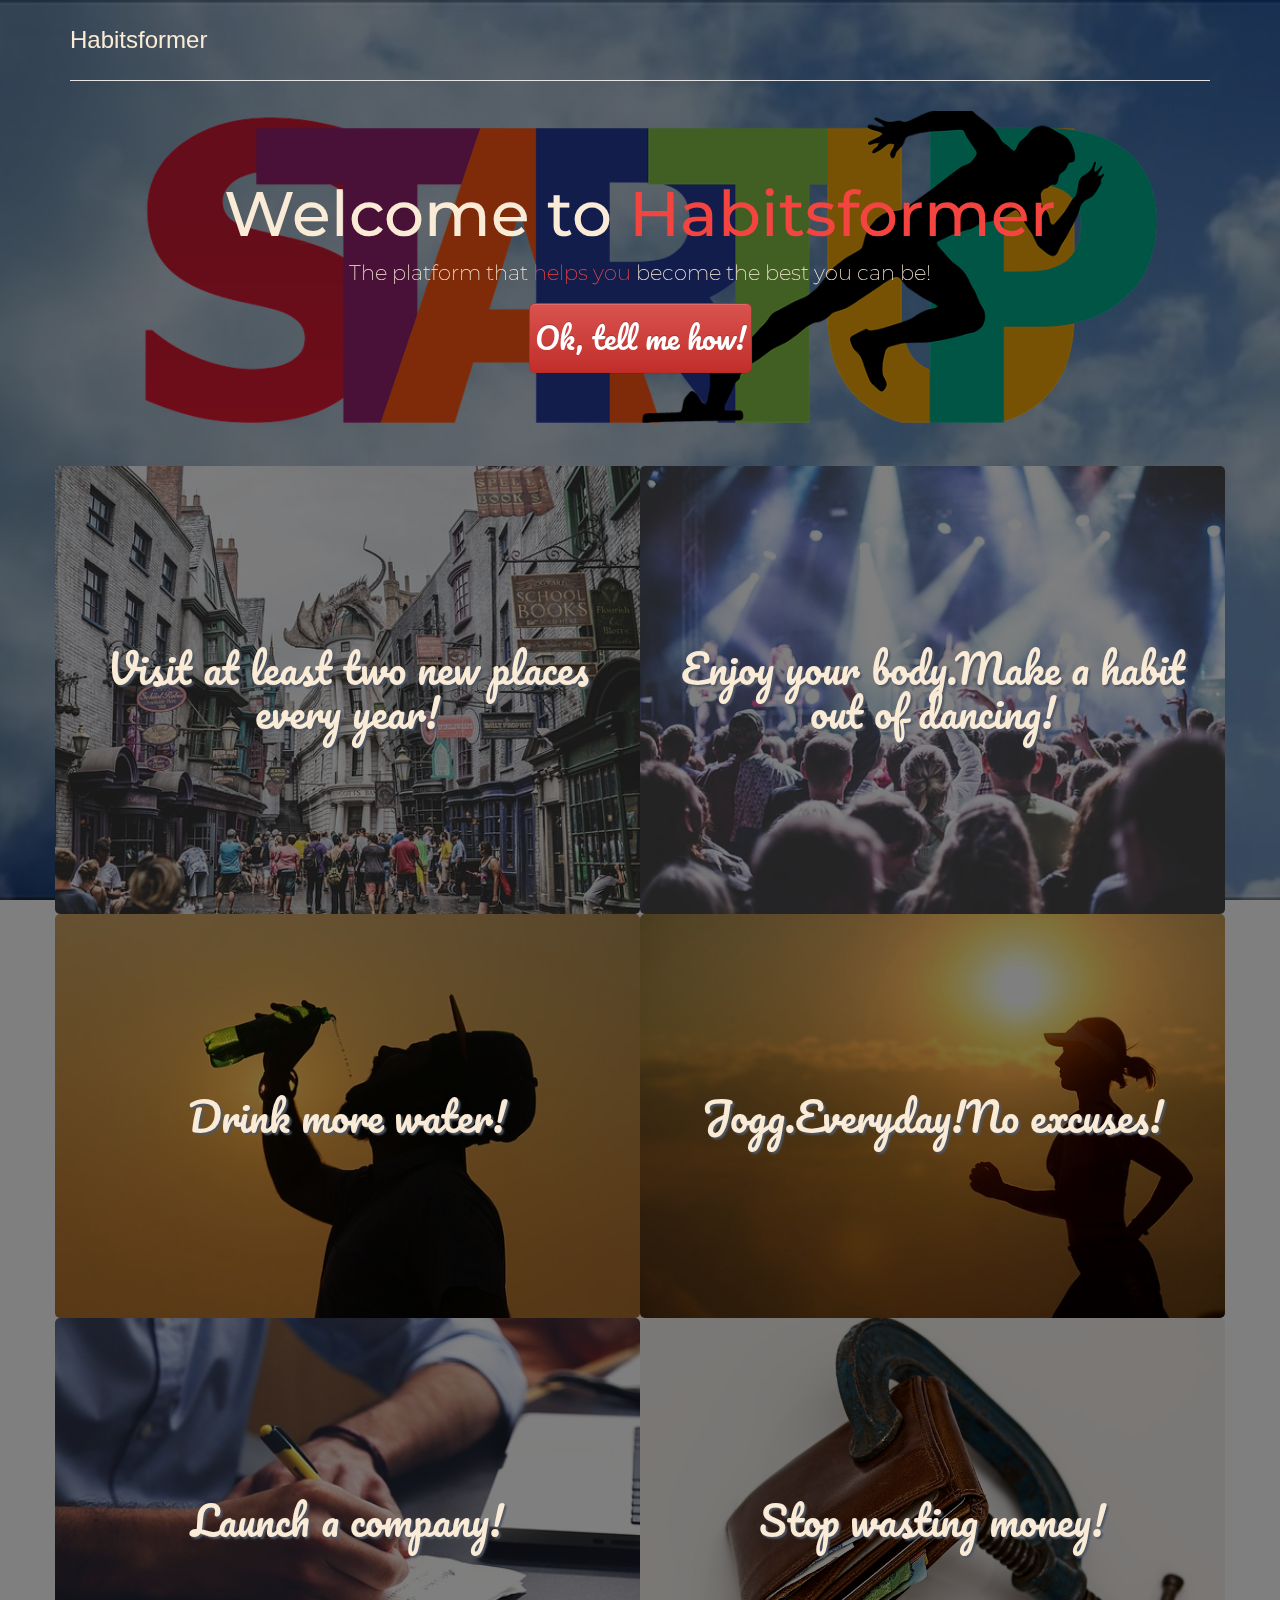
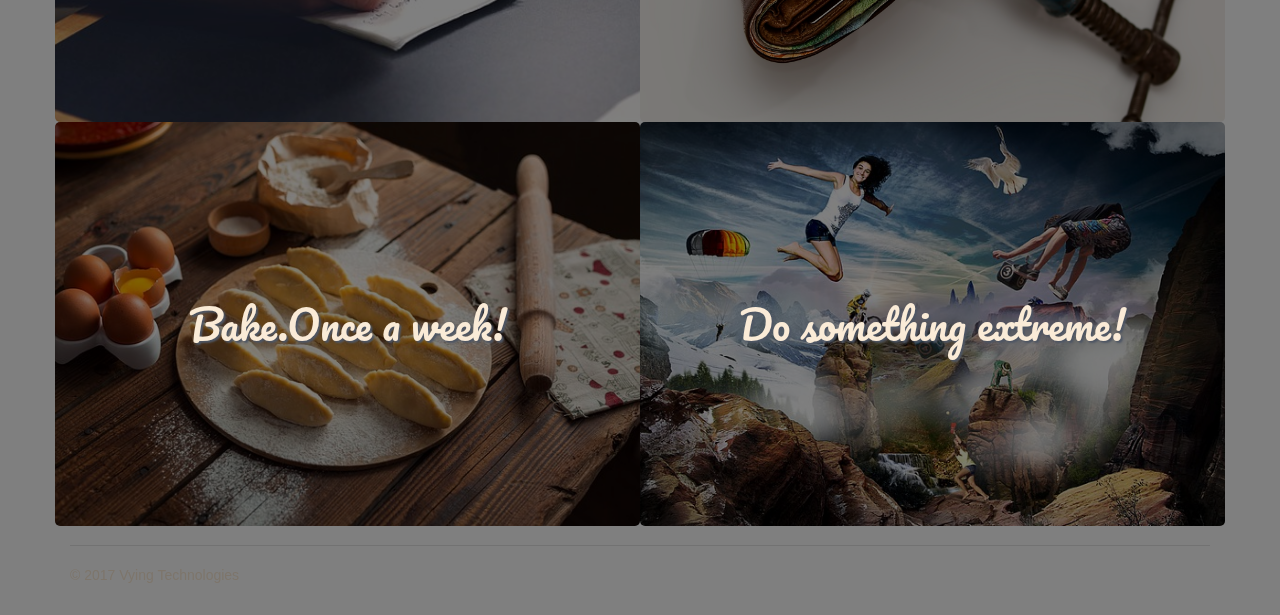
<file: index.html>
<!doctype html>
<html>
<head>
    <title>Habitsformer</title>
    <meta charset="utf-8">
    <meta http-equiv="X-UA-Compatible" content="IE=edge">
    <meta name="viewport" content="width=device-width, initial-scale=1">
    <meta http-equiv="Content-Type" content="text/html;charset=ISO-8859-1">
    <meta name="description" content="This could be the day when you stop that self-distructive thing that you do.Form new,good habits"/>
    <!-- Latest compiled and minified CSS -->
    <link rel="stylesheet" href="Plugins/bootstrap/dist/css/bootstrap.min.css">
    <!-- Optional theme -->
    <link rel="stylesheet"  href="Plugins/bootstrap/dist/css/bootstrap-theme.min.css">
   <!-- Latest compiled and minified JavaScript -->
    <link href="https://fonts.googleapis.com/css?family=Roboto" rel="stylesheet" type="text/css">
    <link href="https://fonts.googleapis.com/css?family=Pacifico" rel="stylesheet">
    <link href="https://fonts.googleapis.com/css?family=Montserrat:600" rel="stylesheet">
    <link href="https://fonts.googleapis.com/css?family=Josefin+Sans:300i" rel="stylesheet">
    <link rel="stylesheet" type="text/css" href="Plugins/sweetalert-master/dist/sweetalert.css">
    <link href="https://cdnjs.cloudflare.com/ajax/libs/normalize/6.0.0/normalize.css">
    <link rel="stylesheet" href="CSS/login.css">
    <link rel="stylesheet" href="CSS/ie10-viewport-bug-workaround.css">
    <!--fav-->
    <link rel="shortcut icon" href="faviconit/favicon.ico">
    <link rel="icon" sizes="16x16 32x32 64x64" href="faviconit/favicon.ico">
    <link rel="icon" type="image/png" sizes="196x196" href="faviconit/favicon-192.png">
    <link rel="icon" type="image/png" sizes="160x160" href="faviconit/favicon-160.png">
    <link rel="icon" type="image/png" sizes="96x96" href="faviconit/favicon-96.png">
    <link rel="icon" type="image/png" sizes="64x64" href="faviconit/favicon-64.png">
    <link rel="icon" type="image/png" sizes="32x32" href="faviconit/favicon-32.png">
    <link rel="icon" type="image/png" sizes="16x16" href="faviconit/favicon-16.png">
    <link rel="apple-touch-icon" href="faviconit/favicon-57.png">
    <link rel="apple-touch-icon" sizes="114x114" href="faviconit/favicon-114.png">
    <link rel="apple-touch-icon" sizes="72x72" href="faviconit/favicon-72.png">
    <link rel="apple-touch-icon" sizes="144x144" href="faviconit/favicon-144.png">
    <link rel="apple-touch-icon" sizes="60x60" href="faviconit/favicon-60.png">
    <link rel="apple-touch-icon" sizes="120x120" href="faviconit/favicon-120.png">
    <link rel="apple-touch-icon" sizes="76x76" href="faviconit/favicon-76.png">
    <link rel="apple-touch-icon" sizes="152x152" href="faviconit/favicon-152.png">
    <link rel="apple-touch-icon" sizes="180x180" href="faviconit/favicon-180.png">
    <meta name="msapplication-TileColor" content="#FFFFFF">
    <meta name="msapplication-TileImage" content="/favicon-144.png">
    <meta name="msapplication-config" content="/browserconfig.xml">
</head>
<body ng-app="HabitsFormer" ng-controller="LoginController">

<div class="overlay" id="overlay"></div><!--ends overlay-->

    <div id="loginContainer" class="container" style="width:100%;height:100%;position:fixed;margin-top: 20vh;padding: 0;">
        <div class="row">
            <div class="col-lg-4 col-lg-offset-4 col-sm-5 col-sm-offset-4">

                <div class="panel panel-info hidden">
                    <div class="panel-heading">
                        <form action="">
                            <div class="form-group hidden" style="font-family: 'Josefin Sans', sans-serif;">
                                <label for="user-email" class="control-label" style="color:#3C697E;">Your email</label>
                                <div class="input-group">
                                    <span class="input-group-addon"><i class="glyphicon glyphicon-envelope"></i></span>
                                    <input type="text"  class="form-control" id="user-email" placeholder="Enter your email" ng-model="email" style="width:100%;">
                                </div>
                            </div><!--ends from-group-->

                            <div class="form-group hidden" style="font-family: 'Josefin Sans', sans-serif;">
                                <label for="password" class="control-label" style="color:#3C697E;">Enter the password</label>
                                <div class="input-group">
                                    <span class="input-group-addon"><i class="glyphicon glyphicon-lock"></i></span>
                                    <input type="password"  class="form-control" id="password" placeholder="Enter password" ng-model="password" style="width:100%;">
                                </div>
                            </div><!--ends from-group-->

                            <div class="checkbox hidden" id="check" style="font-family: 'Josefin Sans', sans-serif;">
                                <label>
                                    <input type="checkbox">Remember me
                                </label>
                            </div>
                        </form>
                    </div>
                    <div class="panel-body">
                        <button type="button" class="btn btn-danger hidden" ng-click="Login()" id="theRealContinue" style="font-family: 'Josefin Sans', sans-serif;">Continue</button>
                        <button type="button" class="btn btn-danger hidden" id="theFakeBack" style="font-family: 'Josefin Sans', sans-serif;">Go back</button>
                    </div>
                </div>
            </div>
        </div>
    </div>






<video src="CSS/Img/background.mp4" autoplay muted loop playsinline></video>

<div class="container" id="mainContainer">

    <div class="header clearfix" style="z-index: 111;position:relative;">
        <nav id="delayDueToFb">
            <ul class="nav nav-pills pull-right" >
                <li><button  style="font-family: montserrat, sans-serif;background-color: transparent;border:none;color: antiquewhite;padding-left: 5px;padding-right:15px;" id="continue">Login</button></li>
                <li><button onclick="Switch('Register')" id="register" style="font-family: montserrat, sans-serif;background-color: transparent;border:none;color: antiquewhite;padding-left: 0;padding-right:15px;">Register</button></li>
                <li><button onclick="Switch('ResetPassword')" id="forgotPassword" style="font-family: montserrat, sans-serif;background-color: transparent;border:none;color: antiquewhite;padding-left: 0;padding-right:15px;">Forgot password</button></li>
                <li><fb:login-button size="large" scope="public_profile,email" onlogin="checkLoginState();" id="fb" style="color:transparent;">Continue with Facebook</fb:login-button></li>
            </ul>
        </nav>
        <h3 class="text-muted hidden-xs" style="color:antiquewhite;">Habitsformer</h3>
    </div>

    <div class="jumbotron"  style="background-image:url('CSS/Img/start.png');background-size: cover;background-position: center;">
        <h1 style="font-family: montserrat, sans-serif;color:antiquewhite;z-index: 111;position:relative;">Welcome to <span style="color: #F3443F;z-index: 111;position:relative;">Habitsformer</span></h1>
        <p class="lead" style="font-family: montserrat, sans-serif;color:antiquewhite;z-index: 111;position:relative;">The platform that<span style="color: #F3443F;z-index: 111;position:relative;"> helps you</span> become the best you can be!</p>
        <p><a class="btn btn-lg btn-danger" onclick="Switch('Register')" role="button" style="z-index: 111;position:relative;font-family: 'Pacifico', cursive;font-size: 30px;padding-left:5px;padding-right:5px;">Ok, tell me how!</a></p>
    </div>

    <div class="row marketing">
        <div class="col-lg-6" style="background-image:url('CSS/Img/visit.jpg');background-position: center;background-size: cover;">
            <h4>Visit at least two new places every year!</h4>
        </div>

        <div class="col-lg-6" style="background-image:url('CSS/Img/dance.jpg');background-position: center;background-size: cover;height:100%">
            <h4>Enjoy your body.Make a habit out of dancing!</h4>
        </div>

    </div>

    <div class="row marketing">
        <div class="col-lg-6" style="background-image:url('CSS/Img/drinkWater.jpg');background-position: center;background-size: cover;">
            <h4>Drink more water!</h4>
        </div>

        <div class="col-lg-6" style="background-image:url('CSS/Img/jogg.jpg');background-position: center;background-size: cover;">
            <h4>Jogg.Everyday!No excuses!</h4>
        </div>
    </div>

    <div class="row marketing">
        <div class="col-lg-6" style="background-image:url('CSS/Img/thinkPlanBegin.jpg');background-position: center;background-size: cover;">
            <h4>Launch a company!</h4>
        </div>

        <div class="col-lg-6" style="background-image:url('CSS/Img/savemoney.jpg');background-position: center;background-size: cover;">
            <h4>Stop wasting money!</h4>
        </div>

    </div>

    <div class="row marketing">
        <div class="col-lg-6" style="background-image:url('CSS/Img/bakeSomething.jpg');background-position: center;background-size: cover;">
            <h4>Bake.Once a week!</h4>
        </div>

        <div class="col-lg-6" style="background-image:url('CSS/Img/extreme.jpg');background-position: center;background-size: cover;">
            <h4>Do something extreme!</h4>
        </div>
    </div>

    <!--facebook-->
    <div class="row" style="display: none;">
        <div class="row fbRow">
            <div class="col-sm-12">
                <div id="status"></div>
                <div id="fb-root"></div>
            </div>
        </div>
    </div>
    <!--facebook ends-->

    <footer class="footer" style="color:antiquewhite;">
        <p>&copy; 2017 Vying Technologies</p>
        <p class="text-right"> <div class="fb-follow" data-href="https://www.facebook.com/zuck" data-layout="button_count" data-size="small" data-show-faces="true" style="z-index: 111;"></div></p>
    </footer>

</div> <!-- /container -->



<script src="Plugins/jquery/dist/jquery.min.js"></script>
<script src="Plugins/bootstrap/dist/js/bootstrap.min.js"></script>
<script>(function(d, s, id) {var js, fjs = d.getElementsByTagName(s)[0];if (d.getElementById(id)) return;js = d.createElement(s); js.id = id;js.src = "//connect.facebook.net/en_US/sdk.js#xfbml=1&version=v2.8&appId=1218512284931824";fjs.parentNode.insertBefore(js, fjs);}(document, 'script', 'facebook-jssdk'));</script>
<script src="Js/faceb.js"></script>
<script src="https://apis.google.com/js/platform.js" async defer></script>
<script src="Plugins/angular/angular.min.js"></script>
<script src="Plugins/angular-route/angular-route.min.js"></script>
<script src="Plugins/firebase/firebase.js"></script>
<script src="Plugins/angularfire/dist/angularfire.min.js"></script>
<script src="Plugins/sweetalert-master/dist/sweetalert.min.js"></script>
<script src="Js/data.js"></script>
<script src="Js/loginController.js"></script>
<script src="Js/login.js"></script>
<script src="Js/pretty.js"></script>
<script src="Js/ie10-viewport-bug-workaround.js"></script>
<!-- HTML5 shim and Respond.js for IE8 support of HTML5 elements and media queries-->
<!--[if lt IE 9]>
<script src="https://oss.maxcdn.com/html5shiv/3.7.3/html5shiv.min.js"></script>
<script src="https://oss.maxcdn.com/respond/1.4.2/respond.min.js"></script>
<![endif]-->

<script>
    // Initialize Firebase
    var config = {
        apiKey: "AIzaSyCbK_-CLuHj1VrPzWBm37f9w_NyytxlmNs",
        authDomain: "im-sharp.firebaseapp.com",
        databaseURL: "https://im-sharp.firebaseio.com",
        storageBucket: "im-sharp.appspot.com",
        messagingSenderId: "496133993449"
    };
    firebase.initializeApp(config);
</script>
</body>
</html>
</file>
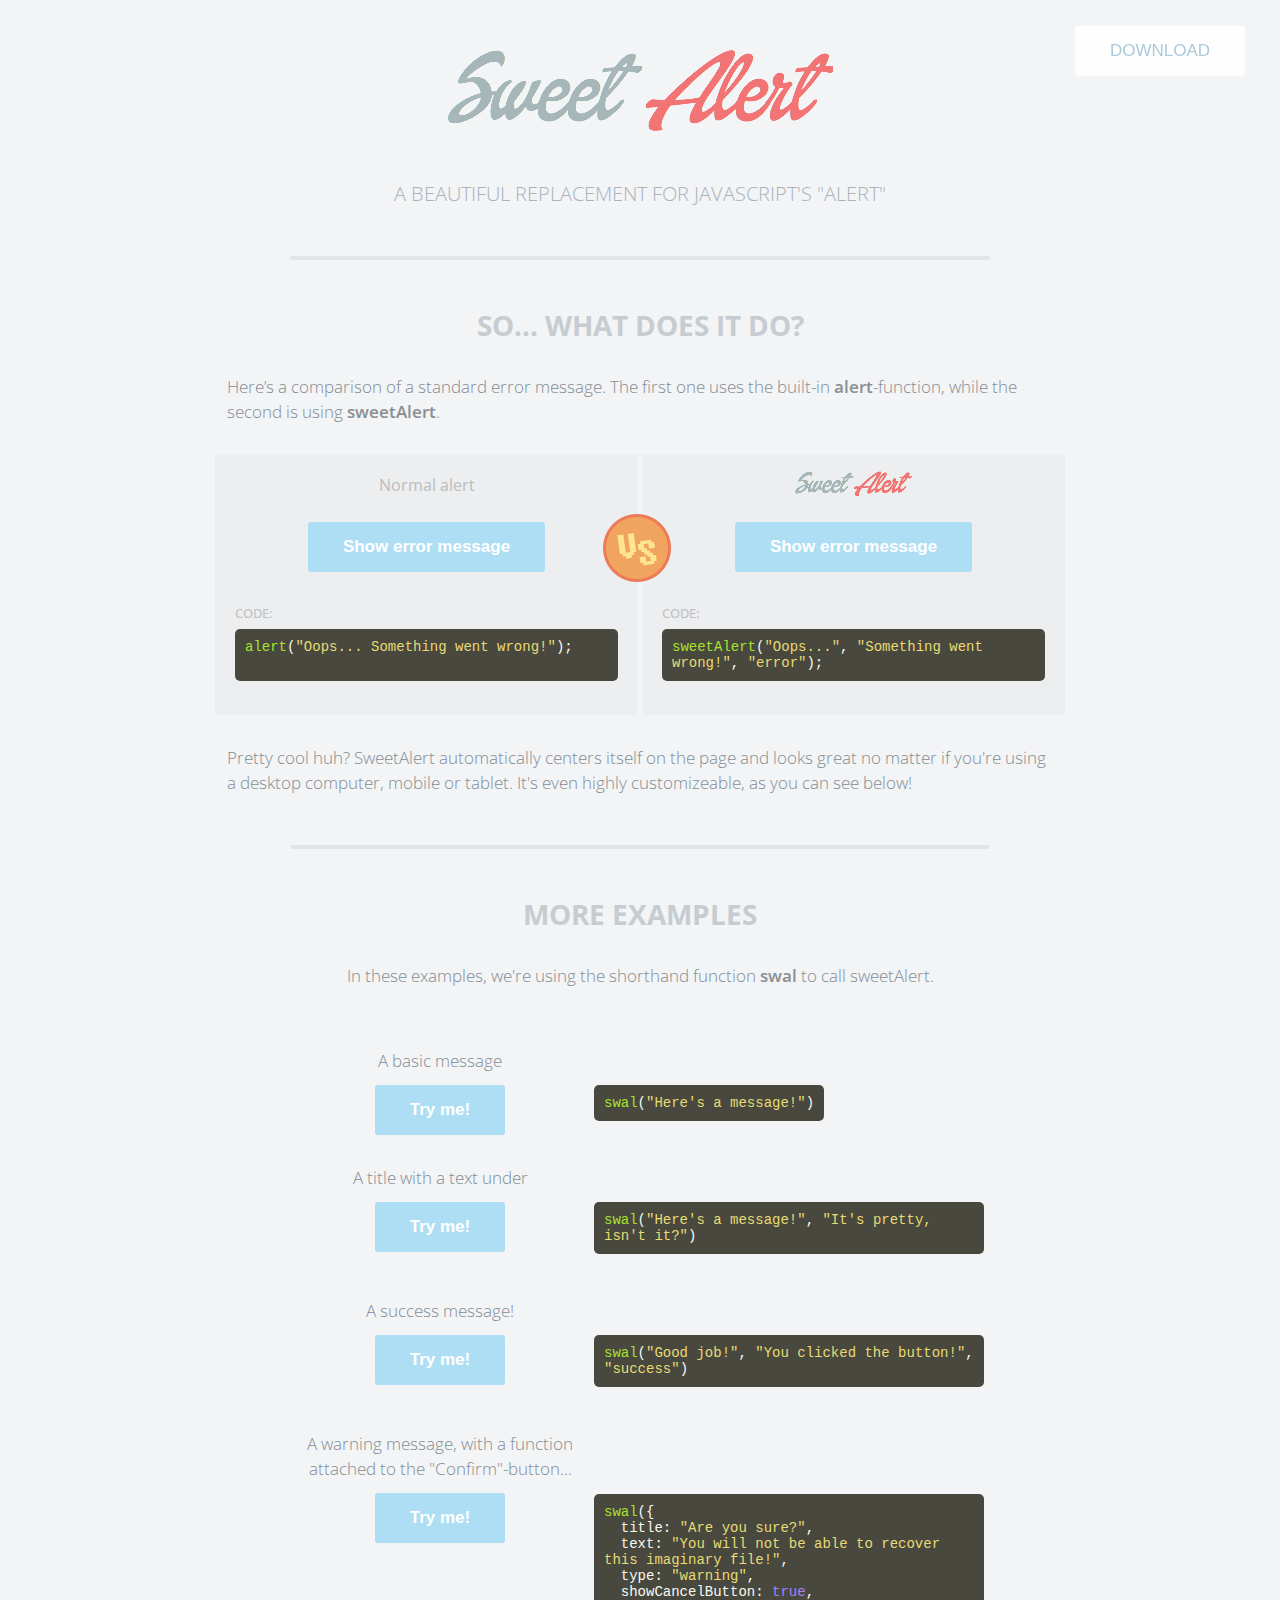
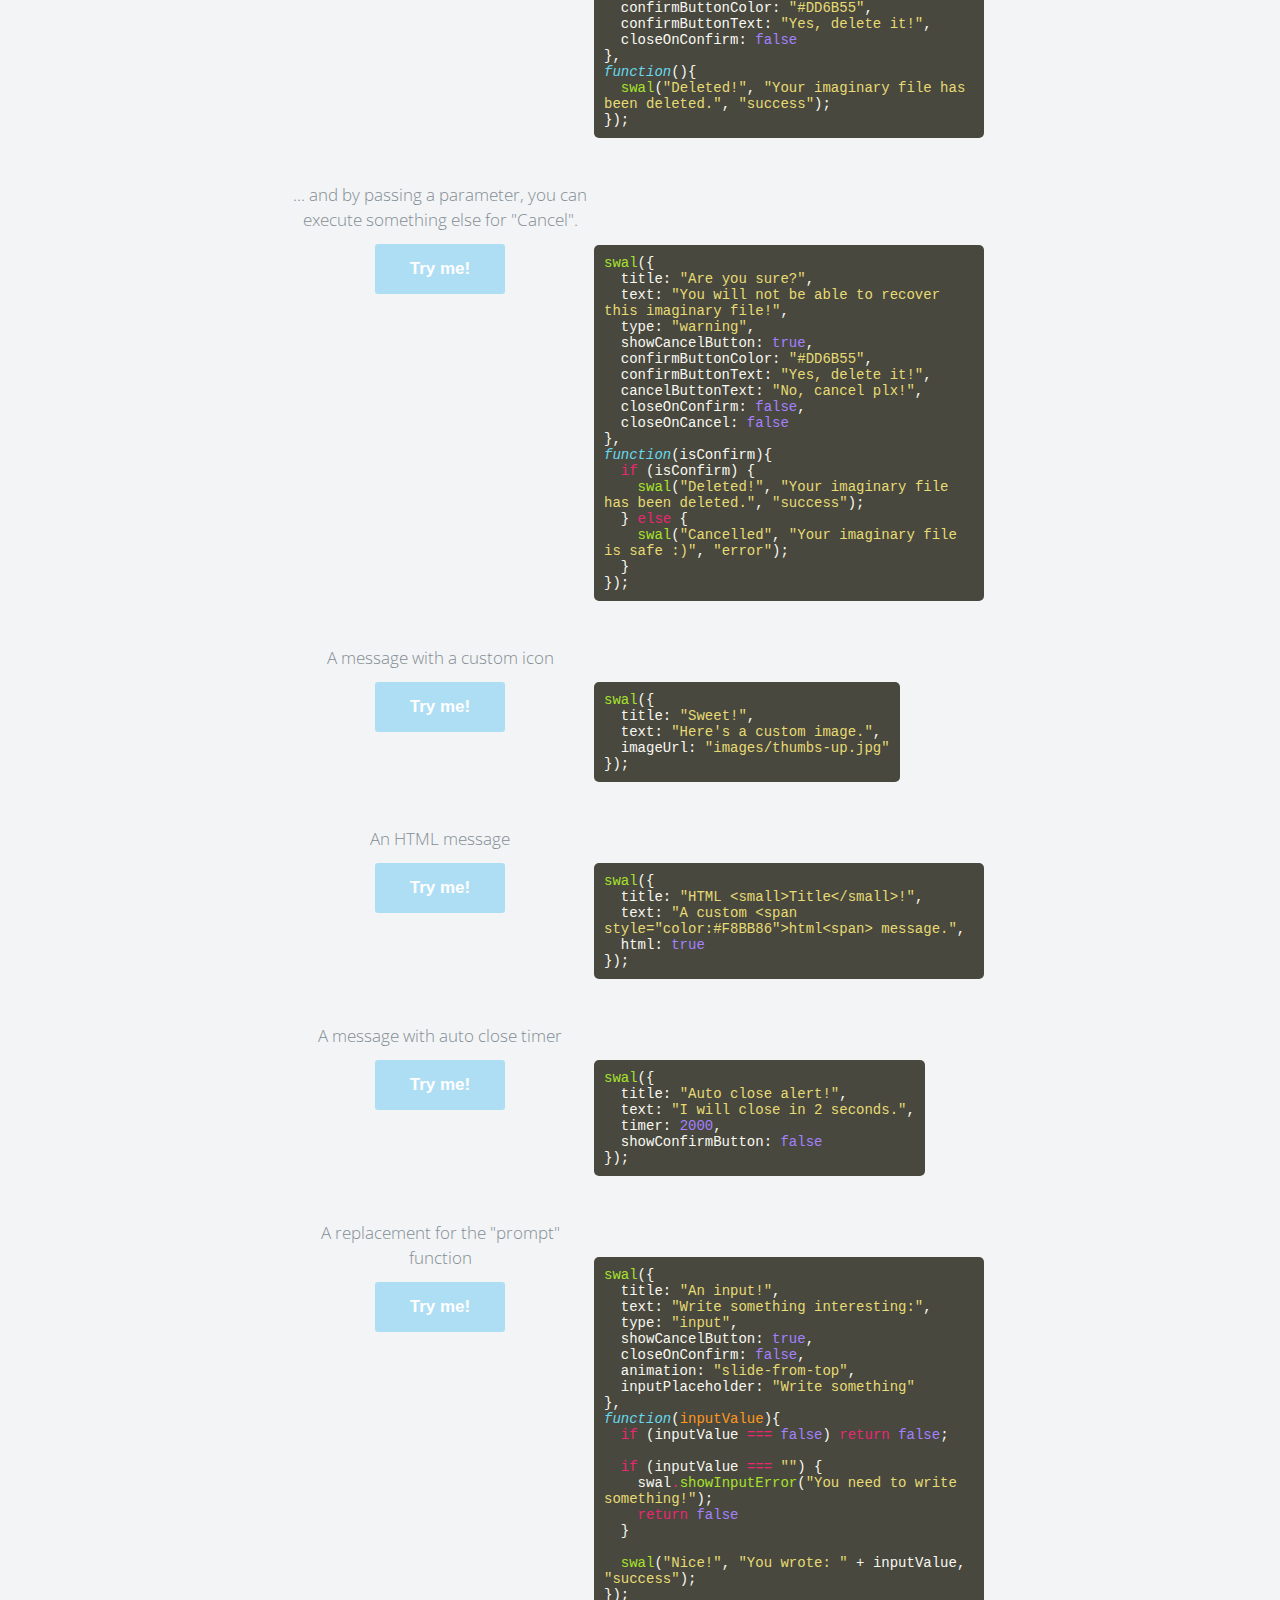
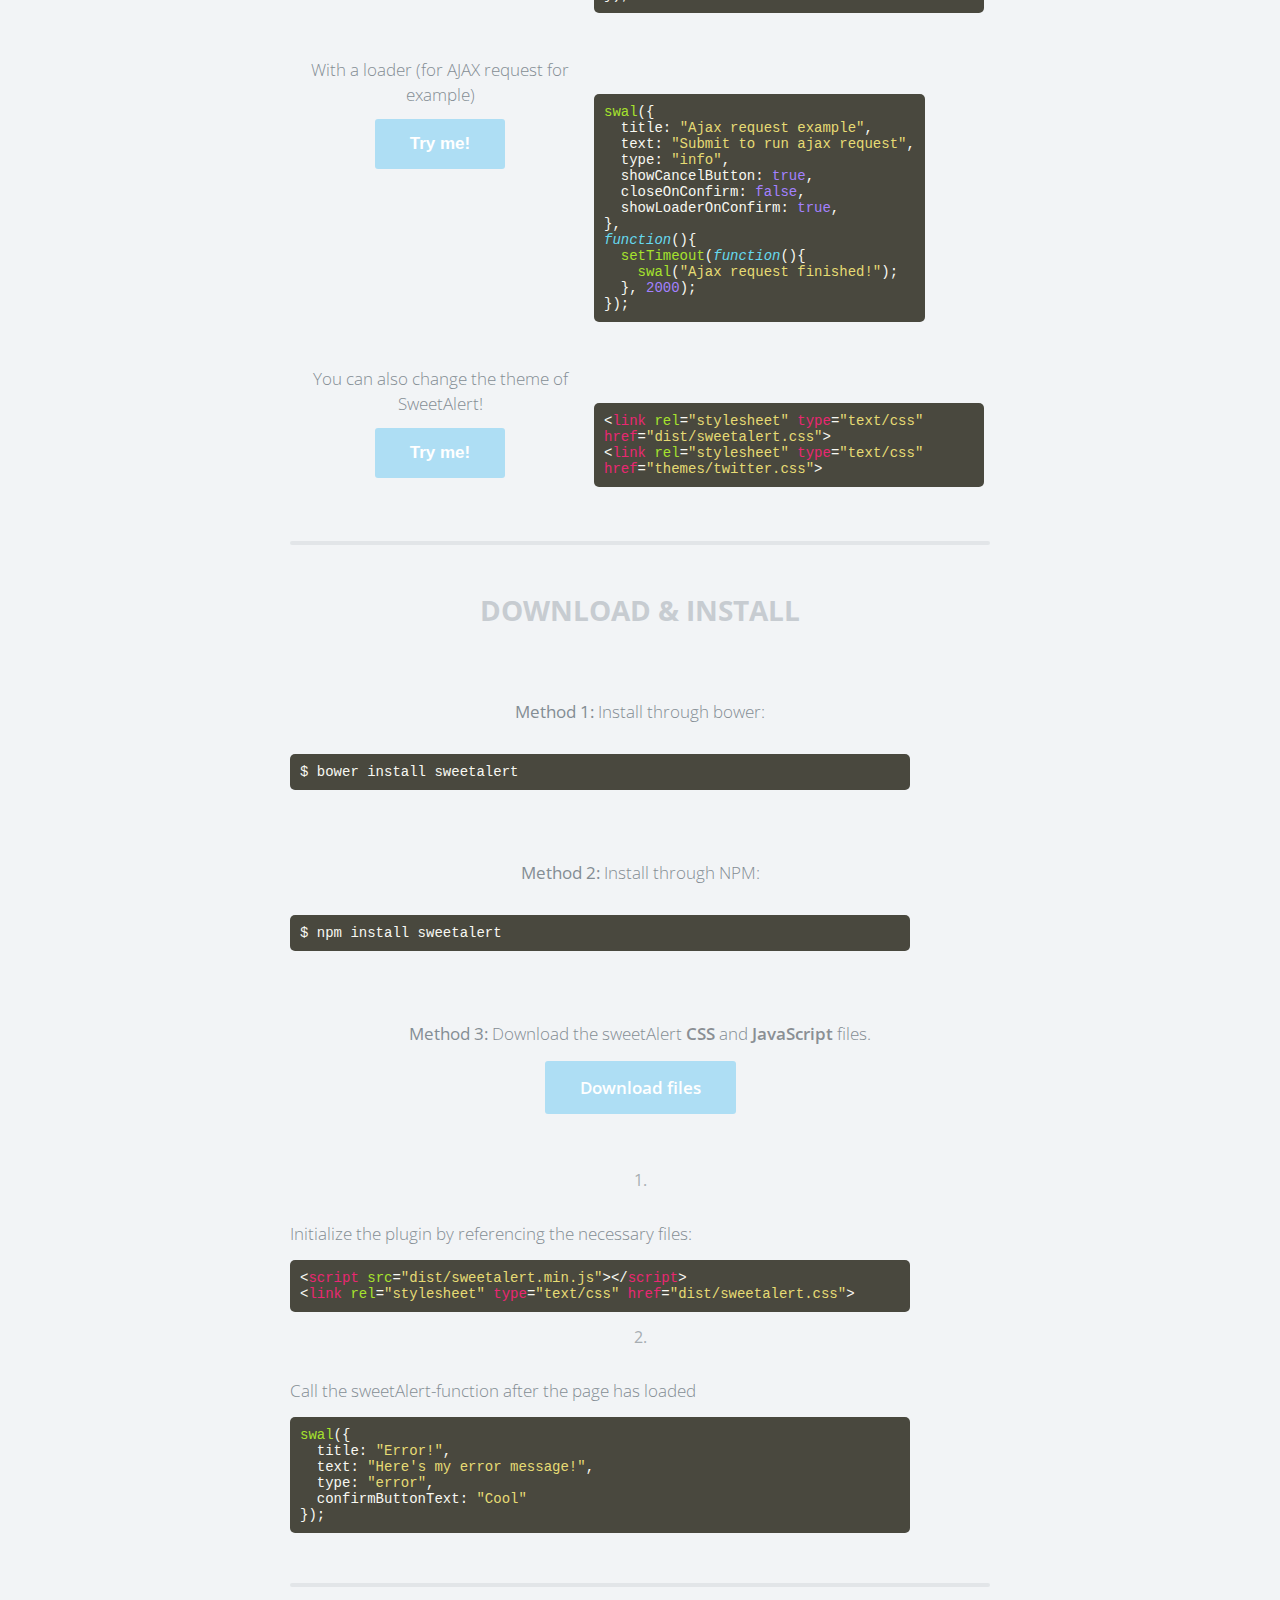
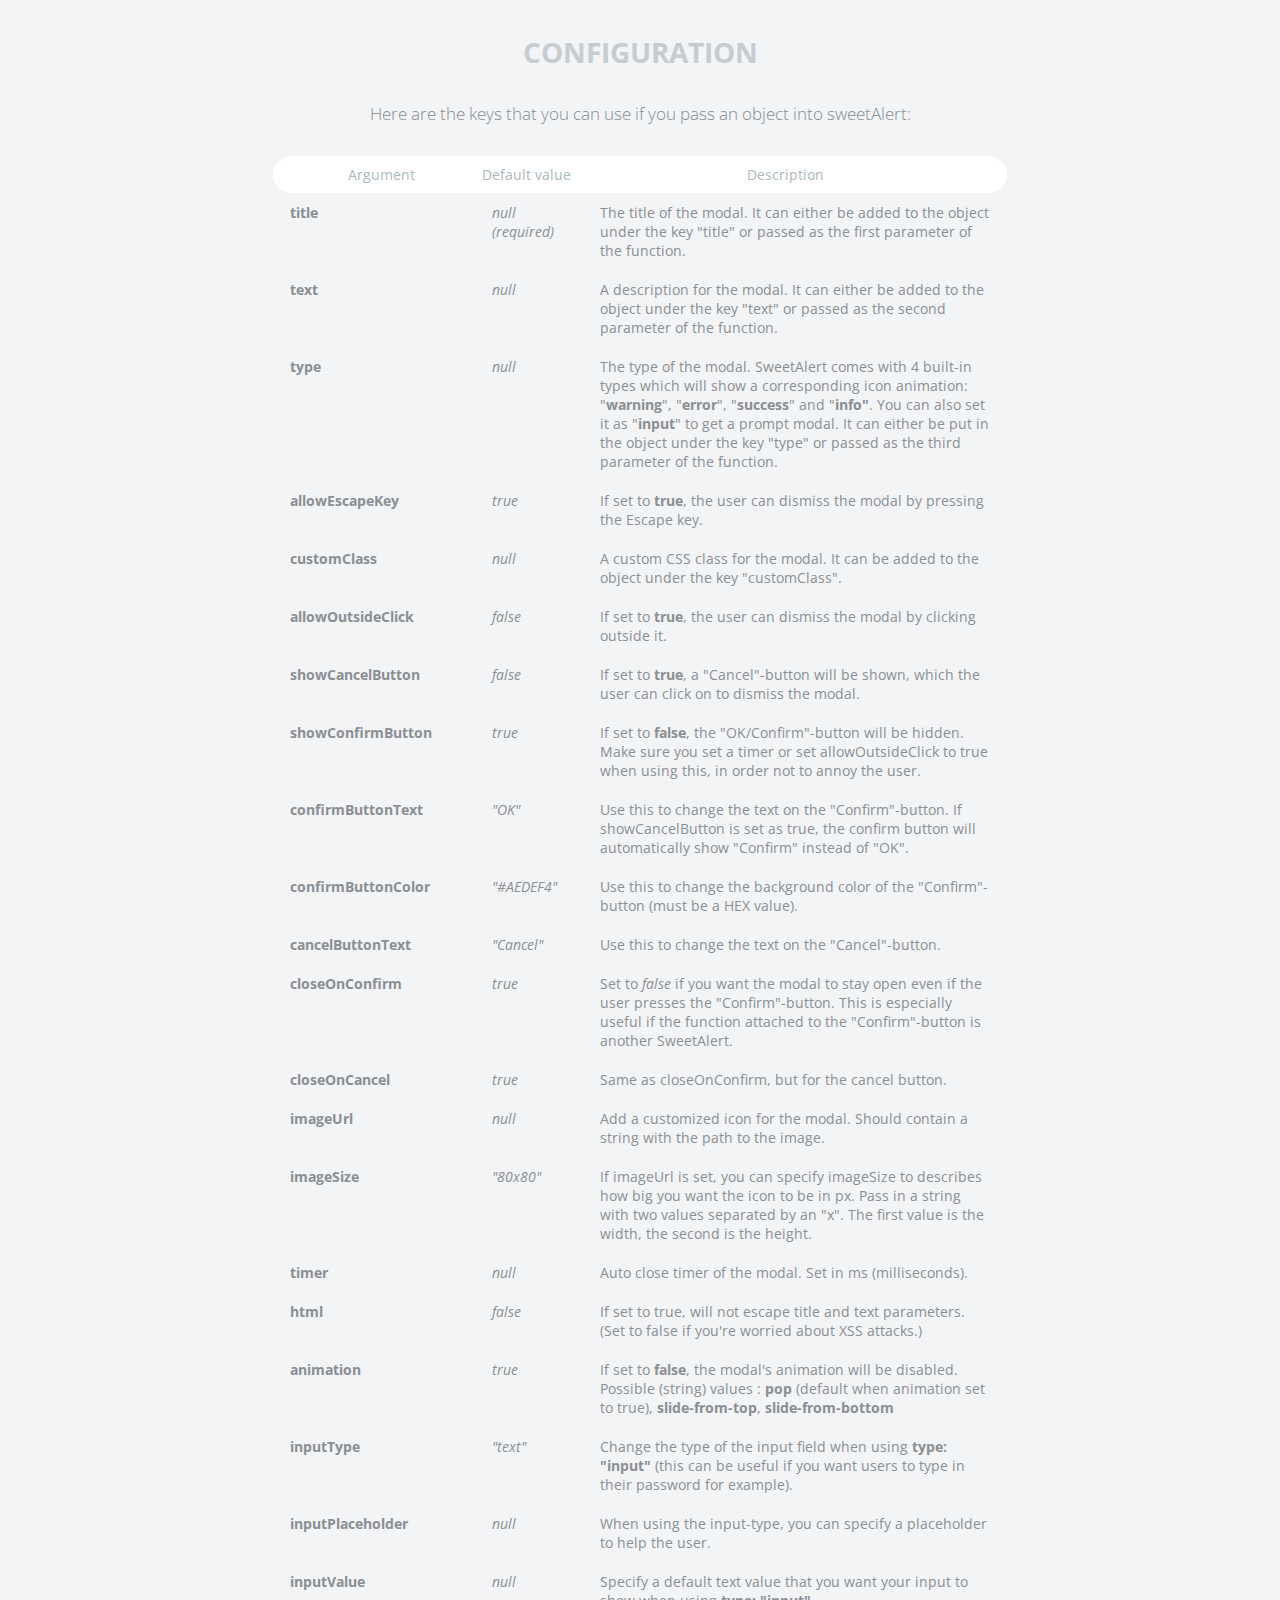
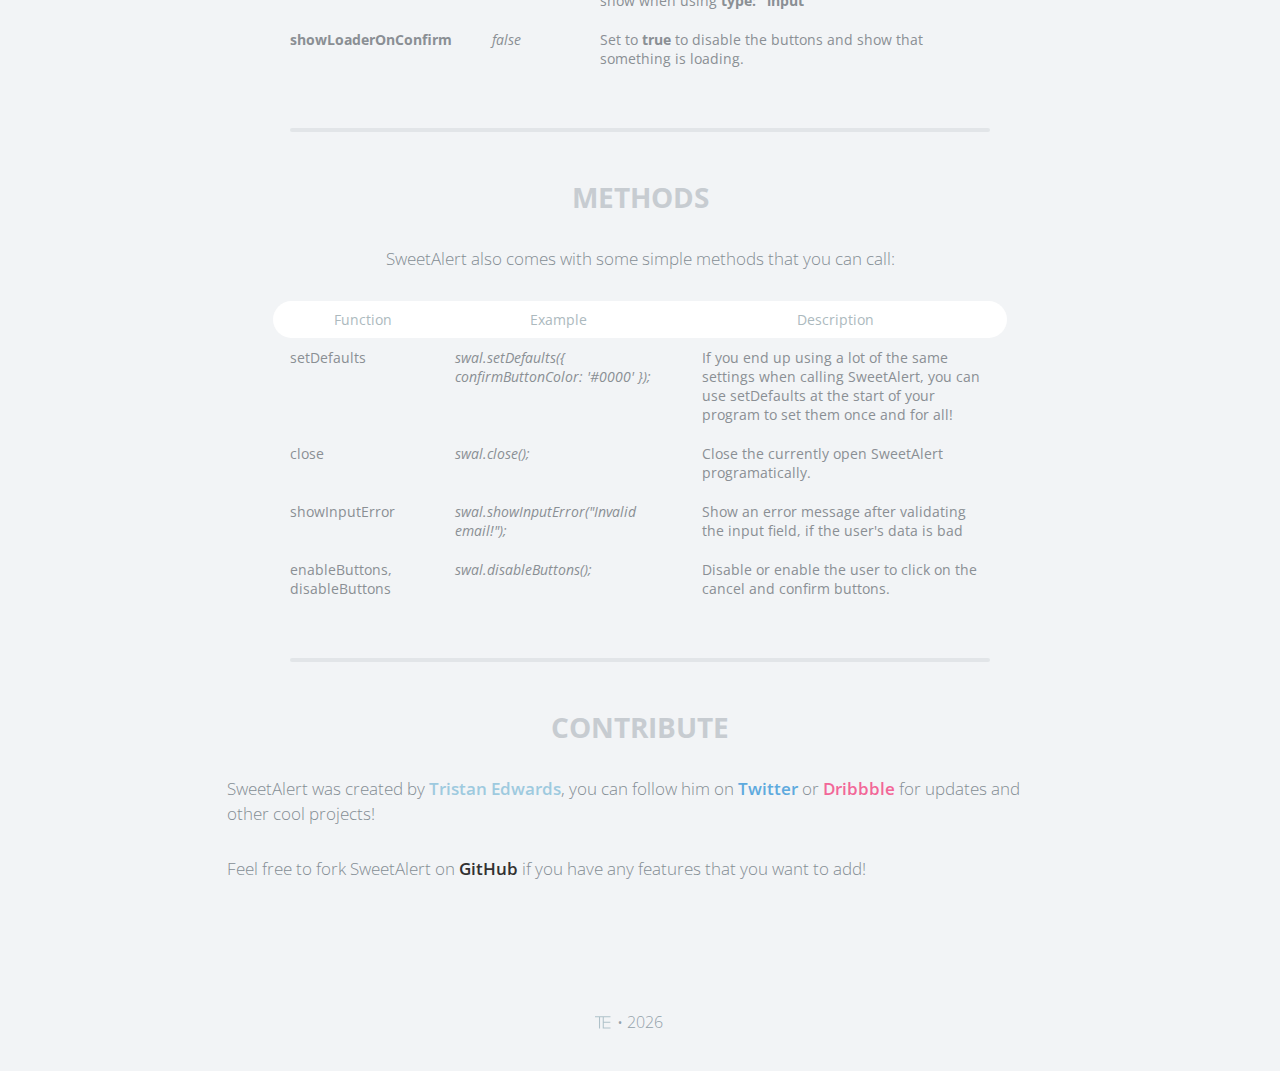
<file: Plugins/sweetalert-master/index.html>
<!doctype html>

<html>

<head>
  <meta charset="utf-8">
  <meta name="viewport" content="width=device-width, initial-scale=1, maximum-scale=1, user-scalable=0" />
  <title>SweetAlert</title>

  <link rel="stylesheet" href="example/example.css">
  <script src="https://code.jquery.com/jquery-2.1.3.min.js"></script>

  <!-- This is what you need -->
  <script src="dist/sweetalert-dev.js"></script>
  <link rel="stylesheet" href="dist/sweetalert.css">
  <!--.......................-->

</head>

<body>

<h1>Sweet Alert</h1>
<h2>A beautiful replacement for JavaScript's "Alert"</h2>
<button class="download">Download</button>

<!-- What does it do? -->
<h3>So... What does it do?</h3>
<p>Here’s a comparison of a standard error message. The first one uses the built-in <strong>alert</strong>-function, while the second is using <strong>sweetAlert</strong>.</p>

<div class="showcase normal">
	<h4>Normal alert</h4>
	<button>Show error message</button>

	<h5>Code:</h5>
	<pre><span class="attr">alert</span>(<span class="str">"Oops... Something went wrong!"</span>);

	</pre>

	<div class="vs-icon"></div>
</div>

<div class="showcase sweet">
	<h4>Sweet Alert</h4>
	<button>Show error message</button>

	<h5>Code:</h5>
	<pre><span class="attr">sweetAlert</span>(<span class="str">"Oops..."</span>, <span class="str">"Something went wrong!"</span>, <span class="str">"error"</span>);</pre>
</div>

<p>Pretty cool huh? SweetAlert automatically centers itself on the page and looks great no matter if you're using a desktop computer, mobile or tablet. It's even highly customizeable, as you can see below!</p>


<!-- Examples -->
<h3>More examples</h3>

<p class="center">In these examples, we're using the shorthand function <strong>swal</strong> to call sweetAlert.</p>

<ul class="examples">

	<li class="message">
		<div class="ui">
			<p>A basic message</p>
			<button>Try me!</button>
		</div>
		<pre><span class="attr">swal</span>(<span class="str">"Here's a message!"</span>)</pre>
	</li>

	<li class="title-text">
		<div class="ui">
			<p>A title with a text under</p>
			<button>Try me!</button>
		</div>
		<pre><span class="attr">swal</span>(<span class="str">"Here's a message!"</span>, <span class="str">"It's pretty, isn't it?"</span>)</pre>
	</li>

	<li class="success">
		<div class="ui">
			<p>A success message!</p>
			<button>Try me!</button>
		</div>
		<pre><span class="attr">swal</span>(<span class="str">"Good job!"</span>, <span class="str">"You clicked the button!"</span>, <span class="str">"success"</span>)</pre>
	</li>

	<li class="warning confirm">
		<div class="ui">
			<p>A warning message, with a function attached to the "Confirm"-button...</p>
			<button>Try me!</button>
		</div>
		<pre><span class="attr">swal</span>({
&nbsp;&nbsp;title: <span class="str">"Are you sure?"</span>,
&nbsp;&nbsp;text: <span class="str">"You will not be able to recover this imaginary file!"</span>,
&nbsp;&nbsp;type: <span class="str">"warning"</span>,
&nbsp;&nbsp;showCancelButton: <span class="val">true</span>,
&nbsp;&nbsp;confirmButtonColor: <span class="str">"#DD6B55"</span>,
&nbsp;&nbsp;confirmButtonText: <span class="str">"Yes, delete it!"</span>,
&nbsp;&nbsp;closeOnConfirm: <span class="val">false</span>
},
<span class="func"><i>function</i></span>(){
&nbsp;&nbsp;<span class="attr">swal</span>(<span class="str">"Deleted!"</span>, <span class="str">"Your imaginary file has been deleted."</span>, <span class="str">"success"</span>);
});</pre>
	</li>

	<li class="warning cancel">
		<div class="ui">
			<p>... and by passing a parameter, you can execute something else for "Cancel".</p>
			<button>Try me!</button>
		</div>
		<pre><span class="attr">swal</span>({
&nbsp;&nbsp;title: <span class="str">"Are you sure?"</span>,
&nbsp;&nbsp;text: <span class="str">"You will not be able to recover this imaginary file!"</span>,
&nbsp;&nbsp;type: <span class="str">"warning"</span>,
&nbsp;&nbsp;showCancelButton: <span class="val">true</span>,
&nbsp;&nbsp;confirmButtonColor: <span class="str">"#DD6B55"</span>,
&nbsp;&nbsp;confirmButtonText: <span class="str">"Yes, delete it!"</span>,
&nbsp;&nbsp;cancelButtonText: <span class="str">"No, cancel plx!"</span>,
&nbsp;&nbsp;closeOnConfirm: <span class="val">false</span>,
&nbsp;&nbsp;closeOnCancel: <span class="val">false</span>
},
<span class="func"><i>function</i></span>(isConfirm){
&nbsp;&nbsp;<span class="tag">if</span> (isConfirm) {
&nbsp;&nbsp;&nbsp;&nbsp;<span class="attr">swal</span>(<span class="str">"Deleted!"</span>, <span class="str">"Your imaginary file has been deleted."</span>, <span class="str">"success"</span>);
&nbsp;&nbsp;} <span class="tag">else</span> {
	&nbsp;&nbsp;&nbsp;&nbsp;<span class="attr">swal</span>(<span class="str">"Cancelled"</span>, <span class="str">"Your imaginary file is safe :)"</span>, <span class="str">"error"</span>);
&nbsp;&nbsp;}
});</pre>
	</li>

	<li class="custom-icon">
		<div class="ui">
			<p>A message with a custom icon</p>
			<button>Try me!</button>
		</div>
		<pre><span class="attr">swal</span>({
&nbsp;&nbsp;title: <span class="str">"Sweet!"</span>,
&nbsp;&nbsp;text: <span class="str">"Here's a custom image."</span>,
&nbsp;&nbsp;imageUrl: <span class="str">"images/thumbs-up.jpg"</span>
});</pre>
	</li>

	<li class="message-html">
		<div class="ui">
			<p>An HTML message</p>
			<button>Try me!</button>
		</div>
		<pre><span class="attr">swal</span>({
&nbsp;&nbsp;title: <span class="str">"HTML &lt;small&gt;Title&lt;/small&gt;!"</span>,
&nbsp;&nbsp;text: <span class="str">"A custom &lt;span style="color:#F8BB86"&gt;html&lt;span&gt; message."</span>,
&nbsp;&nbsp;html: <span class="val">true</span>
});</pre>
	</li>

	<li class="timer">
		<div class="ui">
			<p>A message with auto close timer</p>
			<button>Try me!</button>
		</div>
		<pre><span class="attr">swal</span>({
&nbsp;&nbsp;title: <span class="str">"Auto close alert!"</span>,
&nbsp;&nbsp;text: <span class="str">"I will close in 2 seconds."</span>,
&nbsp;&nbsp;timer: <span class="val">2000</span>,
&nbsp;&nbsp;showConfirmButton: <span class="val">false</span>
});</pre>
	</li>


	<li class="input">
		<div class="ui">
			<p>A replacement for the "prompt" function</p>
			<button>Try me!</button>
		</div>
		<pre><span class="attr">swal</span>({
&nbsp;&nbsp;title: <span class="str">"An input!"</span>,
&nbsp;&nbsp;text: <span class="str">"Write something interesting:"</span>,
&nbsp;&nbsp;type: <span class="str">"input"</span>,
&nbsp;&nbsp;showCancelButton: <span class="val">true</span>,
&nbsp;&nbsp;closeOnConfirm: <span class="val">false</span>,
&nbsp;&nbsp;animation: <span class="str">"slide-from-top"</span>,
&nbsp;&nbsp;inputPlaceholder: <span class="str">"Write something"</span>
},
<span class="func"><i>function</i></span>(<span class="arg">inputValue</span>){
&nbsp;&nbsp;<span class="tag">if</span> (inputValue <span class="tag">===</span> <span class="val">false</span>) <span class="tag">return</span> <span class="val">false</span>;
&nbsp;&nbsp;
&nbsp;&nbsp;<span class="tag">if</span> (inputValue <span class="tag">===</span> <span class="str">""</span>) {
&nbsp;&nbsp;&nbsp;&nbsp;swal<span class="tag">.</span><span class="attr">showInputError</span>(<span class="str">"You need to write something!"</span>);
&nbsp;&nbsp;&nbsp;&nbsp;<span class="tag">return</span> <span class="val">false</span>
&nbsp;&nbsp;}
&nbsp;&nbsp;
&nbsp;&nbsp;<span class="attr">swal</span>(<span class="str">"Nice!"</span>, <span class="str">"You wrote: "</span> + inputValue, <span class="str">"success"</span>);
});</pre>
	</li>

  <li class="ajax">
    <div class="ui">
			<p>With a loader (for AJAX request for example)</p>
			<button>Try me!</button>
		</div>
		<pre><span class="attr">swal</span>({
&nbsp;&nbsp;title: <span class="str">"Ajax request example"</span>,
&nbsp;&nbsp;text: <span class="str">"Submit to run ajax request"</span>,
&nbsp;&nbsp;type: <span class="str">"info"</span>,
&nbsp;&nbsp;showCancelButton: <span class="val">true</span>,
&nbsp;&nbsp;closeOnConfirm: <span class="val">false</span>,
&nbsp;&nbsp;showLoaderOnConfirm: <span class="val">true</span>,
},
<span class="func"><i>function</i></span>(){
&nbsp;&nbsp;<span class="attr">setTimeout</span>(<span class="func"><i>function</i></span>(){
&nbsp;&nbsp;&nbsp;&nbsp;<span class="attr">swal</span>(<span class="str">"Ajax request finished!"</span>);
&nbsp;&nbsp;}, <span class="val">2000</span>);
});</pre>
	</li>

	<li class="theme">
		<div class="ui">
			<p>You can also change the theme of SweetAlert!</p>
			<button>Try me!</button>
		</div>
		<pre>&lt;<span class="tag">link</span> <span class="attr">rel</span>=<span class="str">"stylesheet"</span> <span class="tag">type</span>=<span class="str">"text/css"</span> <span class="tag">href</span>=<span class="str">"dist/sweetalert.css"</span>&gt;
			&lt;<span class="tag">link</span> <span class="attr">rel</span>=<span class="str">"stylesheet"</span> <span class="tag">type</span>=<span class="str">"text/css"</span> <span class="tag">href</span>=<span class="str">"themes/twitter.css"</span>&gt;</pre>
	</li>

</ul>


<!-- Download & Install -->
<h3 id="download-section">Download & install</h3>

<div class="center-container">
	<p class="center"><b>Method 1:</b> Install through bower:</p>
	<pre class="center">$ bower install sweetalert</pre>
</div>

<div class="center-container">
	<p class="center"><b>Method 2:</b> Install through NPM:</p>
	<pre class="center">$ npm install sweetalert</pre>
</div>

<p class="center"><b>Method 3:</b> Download the sweetAlert <strong>CSS</strong> and <strong>JavaScript</strong> files.</p>

<a class="button" href="https://github.com/t4t5/sweetalert/archive/master.zip" download>Download files</a>

<ol>
	<li>
		<p>Initialize the plugin by referencing the necessary files:</p>
		<pre>&lt;<span class="tag">script</span> <span class="attr">src</span>=<span class="str">"dist/sweetalert.min.js"</span>&gt;&lt;/<span class="tag">script</span>&gt;
&lt;<span class="tag">link</span> <span class="attr">rel</span>=<span class="str">"stylesheet"</span> <span class="tag">type</span>=<span class="str">"text/css"</span> <span class="tag">href</span>=<span class="str">"dist/sweetalert.css"</span>&gt;</pre>
	</li>

	<li>
		<p>Call the sweetAlert-function after the page has loaded</p>
		<pre><span class="attr">swal</span>({
&nbsp;&nbsp;title: <span class="str">"Error!"</span>,
&nbsp;&nbsp;text: <span class="str">"Here's my error message!"</span>,
&nbsp;&nbsp;type: <span class="str">"error"</span>,
&nbsp;&nbsp;confirmButtonText: <span class="str">"Cool"</span>
});
</pre>
	</li>
</ol>



<!-- Configuration -->
<h3>Configuration</h3>

<p class="center">Here are the keys that you can use if you pass an object into sweetAlert:</p>

<table>
	<tr class="titles">
		<th>
			<div class="border-left"></div>
			Argument
		</th>
		<th>Default value</th>
		<th>
			<div class="border-right"></div>
			Description
		</th>
	</tr>
	<tr>
		<td><b>title</b></td>
		<td><i>null (required)</i></td>
		<td>The title of the modal. It can either be added to the object under the key "title" or passed as the first parameter of the function.</td>
	</tr>
	<tr>
		<td><b>text</b></td>
		<td><i>null</i></td>
		<td>A description for the modal. It can either be added to the object under the key "text" or passed as the second parameter of the function.</td>
	</tr>
	<tr>
		<td><b>type</b></td>
		<td><i>null</i></td>
		<td>The type of the modal. SweetAlert comes with 4 built-in types which will show a corresponding icon animation: "<strong>warning</strong>", "<strong>error</strong>", "<strong>success</strong>" and "<strong>info"</strong>. You can also set it as "<strong>input</strong>" to get a prompt modal. It can either be put in the object under the key "type" or passed as the third parameter of the function.</td>
	</tr>
    <tr>
      <td><b>allowEscapeKey</b></td>
      <td><i>true</i></td>
      <td>If set to <strong>true</strong>, the user can dismiss the modal by pressing the Escape key.</td>
    </tr>
	<tr>
		<td><b>customClass</b></td>
		<td><i>null</i></td>
		<td>A custom CSS class for the modal. It can be added to the object under the key "customClass".</td>
	</tr>
	<tr>
		<td><b>allowOutsideClick</b></td>
		<td><i>false</i></td>
		<td>If set to <strong>true</strong>, the user can dismiss the modal by clicking outside it.</td>
	</tr>
	<tr>
		<td><b>showCancelButton</b></td>
		<td><i>false</i></td>
		<td>If set to <strong>true</strong>, a "Cancel"-button will be shown, which the user can click on to dismiss the modal.</td>
	</tr>
	<tr>
		<td><b>showConfirmButton</b></td>
		<td><i>true</i></td>
		<td>If set to <strong>false</strong>, the "OK/Confirm"-button will be hidden. Make sure you set a timer or set allowOutsideClick to true when using this, in order not to annoy the user.</td>
	</tr>
	<tr>
		<td><b>confirmButtonText</b></td>
		<td><i>"OK"</i></td>
		<td>Use this to change the text on the "Confirm"-button. If showCancelButton is set as true, the confirm button will automatically show "Confirm" instead of "OK".</td>
	</tr>
	<tr>
		<td><b>confirmButtonColor</b></td>
		<td><i>"#AEDEF4"</i></td>
		<td>Use this to change the background color of the "Confirm"-button (must be a HEX value).</td>
	</tr>
	<tr>
		<td><b>cancelButtonText</b></td>
		<td><i>"Cancel"</i></td>
		<td>Use this to change the text on the "Cancel"-button.</td>
	</tr>
	<tr>
		<td><b>closeOnConfirm</b></td>
		<td><i>true</i></td>
		<td>Set to <i>false</i> if you want the modal to stay open even if the user presses the "Confirm"-button. This is especially useful if the function attached to the "Confirm"-button is another SweetAlert.</td>
	</tr>
	<tr>
		<td><b>closeOnCancel</b></td>
		<td><i>true</i></td>
		<td>Same as closeOnConfirm, but for the cancel button.</td>
	</tr>
	<tr>
		<td><b>imageUrl</b></td>
		<td><i>null</i></td>
		<td>Add a customized icon for the modal. Should contain a string with the path to the image.</td>
	</tr>
	<tr>
		<td><b>imageSize</b></td>
		<td><i>"80x80"</i></td>
		<td>If imageUrl is set, you can specify imageSize to describes how big you want the icon to be in px. Pass in a string with two values separated by an "x". The first value is the width, the second is the height.</td>
	</tr>
	<tr>
		<td><b>timer</b></td>
		<td><i>null</i></td>
		<td>Auto close timer of the modal. Set in ms (milliseconds).</td>
	</tr>
	<tr>
		<td><b>html</b></td>
		<td><i>false</i></td>
		<td>If set to true, will not escape title and text parameters. (Set to false if you're worried about XSS attacks.)</td>
	</tr>
	<tr>
		<td><b>animation</b></td>
		<td><i>true</i></td>
		<td>If set to <strong>false</strong>, the modal's animation will be disabled. Possible (string) values : <strong>pop</strong> (default when animation set to true), <strong>slide-from-top</strong>, <strong>slide-from-bottom</strong></td>
	</tr>
	<tr>
		<td><b>inputType</b></td>
		<td><i>"text"</i></td>
		<td>Change the type of the input field when using <strong>type: "input"</strong> (this can be useful if you want users to type in their password for example).</td>
	</tr>
	<tr>
		<td><b>inputPlaceholder</b></td>
		<td><i>null</i></td>
		<td>When using the input-type, you can specify a placeholder to help the user.</td>
	</tr>
	<tr>
		<td><b>inputValue</b></td>
		<td><i>null</i></td>
		<td>Specify a default text value that you want your input to show when using <strong>type: "input"</strong></td>
	</tr>
	<tr>
		<td><b>showLoaderOnConfirm</b></td>
		<td><i>false</i></td>
    <td>Set to <strong>true</strong> to disable the buttons and show that something is loading.</td>
	</tr>
</table>


<!-- Methods -->
<h3>Methods</h3>

<p class="center">SweetAlert also comes with some simple methods that you can call:</p>

<table>
	<tr class="titles">
		<th>
			<div class="border-left"></div>
			Function
		</th>
		<th>Example</th>
		<th>
			<div class="border-right"></div>
			Description
		</th>
	</tr>
	<tr>
		<td>setDefaults</td>
		<td><i>swal.setDefaults({ confirmButtonColor: '#0000' });</i></td>
		<td>If you end up using a lot of the same settings when calling SweetAlert, you can use setDefaults at the start of your program to set them once and for all!</td>
	</tr>
	<tr>
		<td>close</td>
		<td><i>swal.close();</i></td>
		<td>Close the currently open SweetAlert programatically.</td>
	</tr>
	<tr>
		<td>showInputError</td>
		<td><i>swal.showInputError("Invalid email!");</i></td>
		<td>Show an error message after validating the input field, if the user's data is bad</td>
	</tr>
	<tr>
		<td>enableButtons, disableButtons</td>
		<td><i>swal.disableButtons();</i></td>
		<td>Disable or enable the user to click on the cancel and confirm buttons.</td>
	</tr>
</table>



<!-- Contribute -->
<h3>Contribute</h3>
<p>SweetAlert was created by <a href="http://tristanedwards.me" target="_blank">Tristan Edwards</a>, you can follow him on <a href="https://twitter.com/t4t5" target="_blank" class="twitter">Twitter</a> or <a href="https://dribbble.com/tristanedwards" target="_blank" class="dribbble">Dribbble</a> for updates and other cool projects!</p>
<p>Feel free to fork SweetAlert on <a href="https://github.com/t4t5/sweetalert" class="github">GitHub</a> if you have any features that you want to add!</p>


<footer>
	<span class="te-logo">TE</span> • <script>document.write(new Date().getFullYear())</script>
</footer>


<script>

document.querySelector('button.download').onclick = function(){
	$("html, body").animate({ scrollTop: $("#download-section").offset().top }, 1000);
};

document.querySelector('.showcase.normal button').onclick = function(){
	alert("Oops... Something went wrong!");
};

document.querySelector('.showcase.sweet button').onclick = function(){
	swal("Oops...", "Something went wrong!", "error");
};

document.querySelector('ul.examples li.message button').onclick = function(){
	swal("Here's a message!");
};

document.querySelector('ul.examples li.timer button').onclick = function(){
	swal({
		title: "Auto close alert!",
		text: "I will close in 2 seconds.",
		timer: 2000,
		showConfirmButton: false
	});
};

document.querySelector('ul.examples li.title-text button').onclick = function(){
	swal("Here's a message!", "It's pretty, isn't it?");
};

document.querySelector('ul.examples li.success button').onclick = function(){
	swal("Good job!", "You clicked the button!", "success");
};

document.querySelector('ul.examples li.warning.confirm button').onclick = function(){
	swal({
		title: "Are you sure?",
		text: "You will not be able to recover this imaginary file!",
		type: "warning",
		showCancelButton: true,
		confirmButtonColor: '#DD6B55',
		confirmButtonText: 'Yes, delete it!',
		closeOnConfirm: false
	},
	function(){
		swal("Deleted!", "Your imaginary file has been deleted!", "success");
	});
};

document.querySelector('ul.examples li.warning.cancel button').onclick = function(){
	swal({
		title: "Are you sure?",
		text: "You will not be able to recover this imaginary file!",
		type: "warning",
		showCancelButton: true,
		confirmButtonColor: '#DD6B55',
		confirmButtonText: 'Yes, delete it!',
		cancelButtonText: "No, cancel plx!",
		closeOnConfirm: false,
		closeOnCancel: false
	},
	function(isConfirm){
    if (isConfirm){
      swal("Deleted!", "Your imaginary file has been deleted!", "success");
    } else {
      swal("Cancelled", "Your imaginary file is safe :)", "error");
    }
	});
};

document.querySelector('ul.examples li.custom-icon button').onclick = function(){
	swal({
		title: "Sweet!",
		text: "Here's a custom image.",
		imageUrl: 'example/images/thumbs-up.jpg'
	});
};

document.querySelector('ul.examples li.message-html button').onclick = function(){
	swal({
		title: "HTML <small>Title</small>!",
		text: 'A custom <span style="color:#F8BB86">html<span> message.',
		html: true
	});
};

document.querySelector('ul.examples li.input button').onclick = function(){
	swal({
		title: "An input!",
		text: 'Write something interesting:',
		type: 'input',
		showCancelButton: true,
		closeOnConfirm: false,
		animation: "slide-from-top",
		inputPlaceholder: "Write something",
	},
	function(inputValue){
		if (inputValue === false) return false;

		if (inputValue === "") {
			swal.showInputError("You need to write something!");
			return false;
		}
    
		swal("Nice!", 'You wrote: ' + inputValue, "success");

	});
};

document.querySelector('ul.examples li.theme button').onclick = function() {
	swal({
		title: "Themes!",
		text: "Here's the Twitter theme for SweetAlert!",
		confirmButtonText: "Cool!",
		customClass: 'twitter'
	});
};

document.querySelector('ul.examples li.ajax button').onclick = function() {
  swal({
    title: 'Ajax request example',
    text: 'Submit to run ajax request',
    type: 'info',
    showCancelButton: true,
    closeOnConfirm: false,
    showLoaderOnConfirm: true,
  }, function(){
    setTimeout(function() {
      swal('Ajax request finished!');
    }, 2000);
  });
};

</script>



</body>

</html>
</file>
<file: Plugins/sweetalert-master/dist/sweetalert.css>
body.stop-scrolling {
  height: 100%;
  overflow: hidden; }

.sweet-overlay {
  background-color: black;
  /* IE8 */
  -ms-filter: "progid:DXImageTransform.Microsoft.Alpha(Opacity=40)";
  /* IE8 */
  background-color: rgba(0, 0, 0, 0.4);
  position: fixed;
  left: 0;
  right: 0;
  top: 0;
  bottom: 0;
  display: none;
  z-index: 10000; }

.sweet-alert {
  background-color: white;
  font-family: 'Open Sans', 'Helvetica Neue', Helvetica, Arial, sans-serif;
  width: 478px;
  padding: 17px;
  border-radius: 5px;
  text-align: center;
  position: fixed;
  left: 50%;
  top: 50%;
  margin-left: -256px;
  margin-top: -200px;
  overflow: hidden;
  display: none;
  z-index: 99999; }
  @media all and (max-width: 540px) {
    .sweet-alert {
      width: auto;
      margin-left: 0;
      margin-right: 0;
      left: 15px;
      right: 15px; } }
  .sweet-alert h2 {
    color: #575757;
    font-size: 30px;
    text-align: center;
    font-weight: 600;
    text-transform: none;
    position: relative;
    margin: 25px 0;
    padding: 0;
    line-height: 40px;
    display: block; }
  .sweet-alert p {
    color: #797979;
    font-size: 16px;
    text-align: center;
    font-weight: 300;
    position: relative;
    text-align: inherit;
    float: none;
    margin: 0;
    padding: 0;
    line-height: normal; }
  .sweet-alert fieldset {
    border: none;
    position: relative; }
  .sweet-alert .sa-error-container {
    background-color: #f1f1f1;
    margin-left: -17px;
    margin-right: -17px;
    overflow: hidden;
    padding: 0 10px;
    max-height: 0;
    webkit-transition: padding 0.15s, max-height 0.15s;
    transition: padding 0.15s, max-height 0.15s; }
    .sweet-alert .sa-error-container.show {
      padding: 10px 0;
      max-height: 100px;
      webkit-transition: padding 0.2s, max-height 0.2s;
      transition: padding 0.25s, max-height 0.25s; }
    .sweet-alert .sa-error-container .icon {
      display: inline-block;
      width: 24px;
      height: 24px;
      border-radius: 50%;
      background-color: #ea7d7d;
      color: white;
      line-height: 24px;
      text-align: center;
      margin-right: 3px; }
    .sweet-alert .sa-error-container p {
      display: inline-block; }
  .sweet-alert .sa-input-error {
    position: absolute;
    top: 29px;
    right: 26px;
    width: 20px;
    height: 20px;
    opacity: 0;
    -webkit-transform: scale(0.5);
    transform: scale(0.5);
    -webkit-transform-origin: 50% 50%;
    transform-origin: 50% 50%;
    -webkit-transition: all 0.1s;
    transition: all 0.1s; }
    .sweet-alert .sa-input-error::before, .sweet-alert .sa-input-error::after {
      content: "";
      width: 20px;
      height: 6px;
      background-color: #f06e57;
      border-radius: 3px;
      position: absolute;
      top: 50%;
      margin-top: -4px;
      left: 50%;
      margin-left: -9px; }
    .sweet-alert .sa-input-error::before {
      -webkit-transform: rotate(-45deg);
      transform: rotate(-45deg); }
    .sweet-alert .sa-input-error::after {
      -webkit-transform: rotate(45deg);
      transform: rotate(45deg); }
    .sweet-alert .sa-input-error.show {
      opacity: 1;
      -webkit-transform: scale(1);
      transform: scale(1); }
  .sweet-alert input {
    width: 100%;
    box-sizing: border-box;
    border-radius: 3px;
    border: 1px solid #d7d7d7;
    height: 43px;
    margin-top: 10px;
    margin-bottom: 17px;
    font-size: 18px;
    box-shadow: inset 0px 1px 1px rgba(0, 0, 0, 0.06);
    padding: 0 12px;
    display: none;
    -webkit-transition: all 0.3s;
    transition: all 0.3s; }
    .sweet-alert input:focus {
      outline: none;
      box-shadow: 0px 0px 3px #c4e6f5;
      border: 1px solid #b4dbed; }
      .sweet-alert input:focus::-moz-placeholder {
        transition: opacity 0.3s 0.03s ease;
        opacity: 0.5; }
      .sweet-alert input:focus:-ms-input-placeholder {
        transition: opacity 0.3s 0.03s ease;
        opacity: 0.5; }
      .sweet-alert input:focus::-webkit-input-placeholder {
        transition: opacity 0.3s 0.03s ease;
        opacity: 0.5; }
    .sweet-alert input::-moz-placeholder {
      color: #bdbdbd; }
    .sweet-alert input:-ms-input-placeholder {
      color: #bdbdbd; }
    .sweet-alert input::-webkit-input-placeholder {
      color: #bdbdbd; }
  .sweet-alert.show-input input {
    display: block; }
  .sweet-alert .sa-confirm-button-container {
    display: inline-block;
    position: relative; }
  .sweet-alert .la-ball-fall {
    position: absolute;
    left: 50%;
    top: 50%;
    margin-left: -27px;
    margin-top: 4px;
    opacity: 0;
    visibility: hidden; }
  .sweet-alert button {
    background-color: #8CD4F5;
    color: white;
    border: none;
    box-shadow: none;
    font-size: 17px;
    font-weight: 500;
    -webkit-border-radius: 4px;
    border-radius: 5px;
    padding: 10px 32px;
    margin: 26px 5px 0 5px;
    cursor: pointer; }
    .sweet-alert button:focus {
      outline: none;
      box-shadow: 0 0 2px rgba(128, 179, 235, 0.5), inset 0 0 0 1px rgba(0, 0, 0, 0.05); }
    .sweet-alert button:hover {
      background-color: #7ecff4; }
    .sweet-alert button:active {
      background-color: #5dc2f1; }
    .sweet-alert button.cancel {
      background-color: #C1C1C1; }
      .sweet-alert button.cancel:hover {
        background-color: #b9b9b9; }
      .sweet-alert button.cancel:active {
        background-color: #a8a8a8; }
      .sweet-alert button.cancel:focus {
        box-shadow: rgba(197, 205, 211, 0.8) 0px 0px 2px, rgba(0, 0, 0, 0.0470588) 0px 0px 0px 1px inset !important; }
    .sweet-alert button[disabled] {
      opacity: .6;
      cursor: default; }
    .sweet-alert button.confirm[disabled] {
      color: transparent; }
      .sweet-alert button.confirm[disabled] ~ .la-ball-fall {
        opacity: 1;
        visibility: visible;
        transition-delay: 0s; }
    .sweet-alert button::-moz-focus-inner {
      border: 0; }
  .sweet-alert[data-has-cancel-button=false] button {
    box-shadow: none !important; }
  .sweet-alert[data-has-confirm-button=false][data-has-cancel-button=false] {
    padding-bottom: 40px; }
  .sweet-alert .sa-icon {
    width: 80px;
    height: 80px;
    border: 4px solid gray;
    -webkit-border-radius: 40px;
    border-radius: 40px;
    border-radius: 50%;
    margin: 20px auto;
    padding: 0;
    position: relative;
    box-sizing: content-box; }
    .sweet-alert .sa-icon.sa-error {
      border-color: #F27474; }
      .sweet-alert .sa-icon.sa-error .sa-x-mark {
        position: relative;
        display: block; }
      .sweet-alert .sa-icon.sa-error .sa-line {
        position: absolute;
        height: 5px;
        width: 47px;
        background-color: #F27474;
        display: block;
        top: 37px;
        border-radius: 2px; }
        .sweet-alert .sa-icon.sa-error .sa-line.sa-left {
          -webkit-transform: rotate(45deg);
          transform: rotate(45deg);
          left: 17px; }
        .sweet-alert .sa-icon.sa-error .sa-line.sa-right {
          -webkit-transform: rotate(-45deg);
          transform: rotate(-45deg);
          right: 16px; }
    .sweet-alert .sa-icon.sa-warning {
      border-color: #F8BB86; }
      .sweet-alert .sa-icon.sa-warning .sa-body {
        position: absolute;
        width: 5px;
        height: 47px;
        left: 50%;
        top: 10px;
        -webkit-border-radius: 2px;
        border-radius: 2px;
        margin-left: -2px;
        background-color: #F8BB86; }
      .sweet-alert .sa-icon.sa-warning .sa-dot {
        position: absolute;
        width: 7px;
        height: 7px;
        -webkit-border-radius: 50%;
        border-radius: 50%;
        margin-left: -3px;
        left: 50%;
        bottom: 10px;
        background-color: #F8BB86; }
    .sweet-alert .sa-icon.sa-info {
      border-color: #C9DAE1; }
      .sweet-alert .sa-icon.sa-info::before {
        content: "";
        position: absolute;
        width: 5px;
        height: 29px;
        left: 50%;
        bottom: 17px;
        border-radius: 2px;
        margin-left: -2px;
        background-color: #C9DAE1; }
      .sweet-alert .sa-icon.sa-info::after {
        content: "";
        position: absolute;
        width: 7px;
        height: 7px;
        border-radius: 50%;
        margin-left: -3px;
        top: 19px;
        background-color: #C9DAE1; }
    .sweet-alert .sa-icon.sa-success {
      border-color: #A5DC86; }
      .sweet-alert .sa-icon.sa-success::before, .sweet-alert .sa-icon.sa-success::after {
        content: '';
        -webkit-border-radius: 40px;
        border-radius: 40px;
        border-radius: 50%;
        position: absolute;
        width: 60px;
        height: 120px;
        background: white;
        -webkit-transform: rotate(45deg);
        transform: rotate(45deg); }
      .sweet-alert .sa-icon.sa-success::before {
        -webkit-border-radius: 120px 0 0 120px;
        border-radius: 120px 0 0 120px;
        top: -7px;
        left: -33px;
        -webkit-transform: rotate(-45deg);
        transform: rotate(-45deg);
        -webkit-transform-origin: 60px 60px;
        transform-origin: 60px 60px; }
      .sweet-alert .sa-icon.sa-success::after {
        -webkit-border-radius: 0 120px 120px 0;
        border-radius: 0 120px 120px 0;
        top: -11px;
        left: 30px;
        -webkit-transform: rotate(-45deg);
        transform: rotate(-45deg);
        -webkit-transform-origin: 0px 60px;
        transform-origin: 0px 60px; }
      .sweet-alert .sa-icon.sa-success .sa-placeholder {
        width: 80px;
        height: 80px;
        border: 4px solid rgba(165, 220, 134, 0.2);
        -webkit-border-radius: 40px;
        border-radius: 40px;
        border-radius: 50%;
        box-sizing: content-box;
        position: absolute;
        left: -4px;
        top: -4px;
        z-index: 2; }
      .sweet-alert .sa-icon.sa-success .sa-fix {
        width: 5px;
        height: 90px;
        background-color: white;
        position: absolute;
        left: 28px;
        top: 8px;
        z-index: 1;
        -webkit-transform: rotate(-45deg);
        transform: rotate(-45deg); }
      .sweet-alert .sa-icon.sa-success .sa-line {
        height: 5px;
        background-color: #A5DC86;
        display: block;
        border-radius: 2px;
        position: absolute;
        z-index: 2; }
        .sweet-alert .sa-icon.sa-success .sa-line.sa-tip {
          width: 25px;
          left: 14px;
          top: 46px;
          -webkit-transform: rotate(45deg);
          transform: rotate(45deg); }
        .sweet-alert .sa-icon.sa-success .sa-line.sa-long {
          width: 47px;
          right: 8px;
          top: 38px;
          -webkit-transform: rotate(-45deg);
          transform: rotate(-45deg); }
    .sweet-alert .sa-icon.sa-custom {
      background-size: contain;
      border-radius: 0;
      border: none;
      background-position: center center;
      background-repeat: no-repeat; }

/*
 * Animations
 */
@-webkit-keyframes showSweetAlert {
  0% {
    transform: scale(0.7);
    -webkit-transform: scale(0.7); }
  45% {
    transform: scale(1.05);
    -webkit-transform: scale(1.05); }
  80% {
    transform: scale(0.95);
    -webkit-transform: scale(0.95); }
  100% {
    transform: scale(1);
    -webkit-transform: scale(1); } }

@keyframes showSweetAlert {
  0% {
    transform: scale(0.7);
    -webkit-transform: scale(0.7); }
  45% {
    transform: scale(1.05);
    -webkit-transform: scale(1.05); }
  80% {
    transform: scale(0.95);
    -webkit-transform: scale(0.95); }
  100% {
    transform: scale(1);
    -webkit-transform: scale(1); } }

@-webkit-keyframes hideSweetAlert {
  0% {
    transform: scale(1);
    -webkit-transform: scale(1); }
  100% {
    transform: scale(0.5);
    -webkit-transform: scale(0.5); } }

@keyframes hideSweetAlert {
  0% {
    transform: scale(1);
    -webkit-transform: scale(1); }
  100% {
    transform: scale(0.5);
    -webkit-transform: scale(0.5); } }

@-webkit-keyframes slideFromTop {
  0% {
    top: 0%; }
  100% {
    top: 50%; } }

@keyframes slideFromTop {
  0% {
    top: 0%; }
  100% {
    top: 50%; } }

@-webkit-keyframes slideToTop {
  0% {
    top: 50%; }
  100% {
    top: 0%; } }

@keyframes slideToTop {
  0% {
    top: 50%; }
  100% {
    top: 0%; } }

@-webkit-keyframes slideFromBottom {
  0% {
    top: 70%; }
  100% {
    top: 50%; } }

@keyframes slideFromBottom {
  0% {
    top: 70%; }
  100% {
    top: 50%; } }

@-webkit-keyframes slideToBottom {
  0% {
    top: 50%; }
  100% {
    top: 70%; } }

@keyframes slideToBottom {
  0% {
    top: 50%; }
  100% {
    top: 70%; } }

.showSweetAlert[data-animation=pop] {
  -webkit-animation: showSweetAlert 0.3s;
  animation: showSweetAlert 0.3s; }

.showSweetAlert[data-animation=none] {
  -webkit-animation: none;
  animation: none; }

.showSweetAlert[data-animation=slide-from-top] {
  -webkit-animation: slideFromTop 0.3s;
  animation: slideFromTop 0.3s; }

.showSweetAlert[data-animation=slide-from-bottom] {
  -webkit-animation: slideFromBottom 0.3s;
  animation: slideFromBottom 0.3s; }

.hideSweetAlert[data-animation=pop] {
  -webkit-animation: hideSweetAlert 0.2s;
  animation: hideSweetAlert 0.2s; }

.hideSweetAlert[data-animation=none] {
  -webkit-animation: none;
  animation: none; }

.hideSweetAlert[data-animation=slide-from-top] {
  -webkit-animation: slideToTop 0.4s;
  animation: slideToTop 0.4s; }

.hideSweetAlert[data-animation=slide-from-bottom] {
  -webkit-animation: slideToBottom 0.3s;
  animation: slideToBottom 0.3s; }

@-webkit-keyframes animateSuccessTip {
  0% {
    width: 0;
    left: 1px;
    top: 19px; }
  54% {
    width: 0;
    left: 1px;
    top: 19px; }
  70% {
    width: 50px;
    left: -8px;
    top: 37px; }
  84% {
    width: 17px;
    left: 21px;
    top: 48px; }
  100% {
    width: 25px;
    left: 14px;
    top: 45px; } }

@keyframes animateSuccessTip {
  0% {
    width: 0;
    left: 1px;
    top: 19px; }
  54% {
    width: 0;
    left: 1px;
    top: 19px; }
  70% {
    width: 50px;
    left: -8px;
    top: 37px; }
  84% {
    width: 17px;
    left: 21px;
    top: 48px; }
  100% {
    width: 25px;
    left: 14px;
    top: 45px; } }

@-webkit-keyframes animateSuccessLong {
  0% {
    width: 0;
    right: 46px;
    top: 54px; }
  65% {
    width: 0;
    right: 46px;
    top: 54px; }
  84% {
    width: 55px;
    right: 0px;
    top: 35px; }
  100% {
    width: 47px;
    right: 8px;
    top: 38px; } }

@keyframes animateSuccessLong {
  0% {
    width: 0;
    right: 46px;
    top: 54px; }
  65% {
    width: 0;
    right: 46px;
    top: 54px; }
  84% {
    width: 55px;
    right: 0px;
    top: 35px; }
  100% {
    width: 47px;
    right: 8px;
    top: 38px; } }

@-webkit-keyframes rotatePlaceholder {
  0% {
    transform: rotate(-45deg);
    -webkit-transform: rotate(-45deg); }
  5% {
    transform: rotate(-45deg);
    -webkit-transform: rotate(-45deg); }
  12% {
    transform: rotate(-405deg);
    -webkit-transform: rotate(-405deg); }
  100% {
    transform: rotate(-405deg);
    -webkit-transform: rotate(-405deg); } }

@keyframes rotatePlaceholder {
  0% {
    transform: rotate(-45deg);
    -webkit-transform: rotate(-45deg); }
  5% {
    transform: rotate(-45deg);
    -webkit-transform: rotate(-45deg); }
  12% {
    transform: rotate(-405deg);
    -webkit-transform: rotate(-405deg); }
  100% {
    transform: rotate(-405deg);
    -webkit-transform: rotate(-405deg); } }

.animateSuccessTip {
  -webkit-animation: animateSuccessTip 0.75s;
  animation: animateSuccessTip 0.75s; }

.animateSuccessLong {
  -webkit-animation: animateSuccessLong 0.75s;
  animation: animateSuccessLong 0.75s; }

.sa-icon.sa-success.animate::after {
  -webkit-animation: rotatePlaceholder 4.25s ease-in;
  animation: rotatePlaceholder 4.25s ease-in; }

@-webkit-keyframes animateErrorIcon {
  0% {
    transform: rotateX(100deg);
    -webkit-transform: rotateX(100deg);
    opacity: 0; }
  100% {
    transform: rotateX(0deg);
    -webkit-transform: rotateX(0deg);
    opacity: 1; } }

@keyframes animateErrorIcon {
  0% {
    transform: rotateX(100deg);
    -webkit-transform: rotateX(100deg);
    opacity: 0; }
  100% {
    transform: rotateX(0deg);
    -webkit-transform: rotateX(0deg);
    opacity: 1; } }

.animateErrorIcon {
  -webkit-animation: animateErrorIcon 0.5s;
  animation: animateErrorIcon 0.5s; }

@-webkit-keyframes animateXMark {
  0% {
    transform: scale(0.4);
    -webkit-transform: scale(0.4);
    margin-top: 26px;
    opacity: 0; }
  50% {
    transform: scale(0.4);
    -webkit-transform: scale(0.4);
    margin-top: 26px;
    opacity: 0; }
  80% {
    transform: scale(1.15);
    -webkit-transform: scale(1.15);
    margin-top: -6px; }
  100% {
    transform: scale(1);
    -webkit-transform: scale(1);
    margin-top: 0;
    opacity: 1; } }

@keyframes animateXMark {
  0% {
    transform: scale(0.4);
    -webkit-transform: scale(0.4);
    margin-top: 26px;
    opacity: 0; }
  50% {
    transform: scale(0.4);
    -webkit-transform: scale(0.4);
    margin-top: 26px;
    opacity: 0; }
  80% {
    transform: scale(1.15);
    -webkit-transform: scale(1.15);
    margin-top: -6px; }
  100% {
    transform: scale(1);
    -webkit-transform: scale(1);
    margin-top: 0;
    opacity: 1; } }

.animateXMark {
  -webkit-animation: animateXMark 0.5s;
  animation: animateXMark 0.5s; }

@-webkit-keyframes pulseWarning {
  0% {
    border-color: #F8D486; }
  100% {
    border-color: #F8BB86; } }

@keyframes pulseWarning {
  0% {
    border-color: #F8D486; }
  100% {
    border-color: #F8BB86; } }

.pulseWarning {
  -webkit-animation: pulseWarning 0.75s infinite alternate;
  animation: pulseWarning 0.75s infinite alternate; }

@-webkit-keyframes pulseWarningIns {
  0% {
    background-color: #F8D486; }
  100% {
    background-color: #F8BB86; } }

@keyframes pulseWarningIns {
  0% {
    background-color: #F8D486; }
  100% {
    background-color: #F8BB86; } }

.pulseWarningIns {
  -webkit-animation: pulseWarningIns 0.75s infinite alternate;
  animation: pulseWarningIns 0.75s infinite alternate; }

@-webkit-keyframes rotate-loading {
  0% {
    transform: rotate(0deg); }
  100% {
    transform: rotate(360deg); } }

@keyframes rotate-loading {
  0% {
    transform: rotate(0deg); }
  100% {
    transform: rotate(360deg); } }

/* Internet Explorer 9 has some special quirks that are fixed here */
/* The icons are not animated. */
/* This file is automatically merged into sweet-alert.min.js through Gulp */
/* Error icon */
.sweet-alert .sa-icon.sa-error .sa-line.sa-left {
  -ms-transform: rotate(45deg) \9; }

.sweet-alert .sa-icon.sa-error .sa-line.sa-right {
  -ms-transform: rotate(-45deg) \9; }

/* Success icon */
.sweet-alert .sa-icon.sa-success {
  border-color: transparent\9; }

.sweet-alert .sa-icon.sa-success .sa-line.sa-tip {
  -ms-transform: rotate(45deg) \9; }

.sweet-alert .sa-icon.sa-success .sa-line.sa-long {
  -ms-transform: rotate(-45deg) \9; }

/*!
 * Load Awesome v1.1.0 (http://github.danielcardoso.net/load-awesome/)
 * Copyright 2015 Daniel Cardoso <@DanielCardoso>
 * Licensed under MIT
 */
.la-ball-fall,
.la-ball-fall > div {
  position: relative;
  -webkit-box-sizing: border-box;
  -moz-box-sizing: border-box;
  box-sizing: border-box; }

.la-ball-fall {
  display: block;
  font-size: 0;
  color: #fff; }

.la-ball-fall.la-dark {
  color: #333; }

.la-ball-fall > div {
  display: inline-block;
  float: none;
  background-color: currentColor;
  border: 0 solid currentColor; }

.la-ball-fall {
  width: 54px;
  height: 18px; }

.la-ball-fall > div {
  width: 10px;
  height: 10px;
  margin: 4px;
  border-radius: 100%;
  opacity: 0;
  -webkit-animation: ball-fall 1s ease-in-out infinite;
  -moz-animation: ball-fall 1s ease-in-out infinite;
  -o-animation: ball-fall 1s ease-in-out infinite;
  animation: ball-fall 1s ease-in-out infinite; }

.la-ball-fall > div:nth-child(1) {
  -webkit-animation-delay: -200ms;
  -moz-animation-delay: -200ms;
  -o-animation-delay: -200ms;
  animation-delay: -200ms; }

.la-ball-fall > div:nth-child(2) {
  -webkit-animation-delay: -100ms;
  -moz-animation-delay: -100ms;
  -o-animation-delay: -100ms;
  animation-delay: -100ms; }

.la-ball-fall > div:nth-child(3) {
  -webkit-animation-delay: 0ms;
  -moz-animation-delay: 0ms;
  -o-animation-delay: 0ms;
  animation-delay: 0ms; }

.la-ball-fall.la-sm {
  width: 26px;
  height: 8px; }

.la-ball-fall.la-sm > div {
  width: 4px;
  height: 4px;
  margin: 2px; }

.la-ball-fall.la-2x {
  width: 108px;
  height: 36px; }

.la-ball-fall.la-2x > div {
  width: 20px;
  height: 20px;
  margin: 8px; }

.la-ball-fall.la-3x {
  width: 162px;
  height: 54px; }

.la-ball-fall.la-3x > div {
  width: 30px;
  height: 30px;
  margin: 12px; }

/*
 * Animation
 */
@-webkit-keyframes ball-fall {
  0% {
    opacity: 0;
    -webkit-transform: translateY(-145%);
    transform: translateY(-145%); }
  10% {
    opacity: .5; }
  20% {
    opacity: 1;
    -webkit-transform: translateY(0);
    transform: translateY(0); }
  80% {
    opacity: 1;
    -webkit-transform: translateY(0);
    transform: translateY(0); }
  90% {
    opacity: .5; }
  100% {
    opacity: 0;
    -webkit-transform: translateY(145%);
    transform: translateY(145%); } }

@-moz-keyframes ball-fall {
  0% {
    opacity: 0;
    -moz-transform: translateY(-145%);
    transform: translateY(-145%); }
  10% {
    opacity: .5; }
  20% {
    opacity: 1;
    -moz-transform: translateY(0);
    transform: translateY(0); }
  80% {
    opacity: 1;
    -moz-transform: translateY(0);
    transform: translateY(0); }
  90% {
    opacity: .5; }
  100% {
    opacity: 0;
    -moz-transform: translateY(145%);
    transform: translateY(145%); } }

@-o-keyframes ball-fall {
  0% {
    opacity: 0;
    -o-transform: translateY(-145%);
    transform: translateY(-145%); }
  10% {
    opacity: .5; }
  20% {
    opacity: 1;
    -o-transform: translateY(0);
    transform: translateY(0); }
  80% {
    opacity: 1;
    -o-transform: translateY(0);
    transform: translateY(0); }
  90% {
    opacity: .5; }
  100% {
    opacity: 0;
    -o-transform: translateY(145%);
    transform: translateY(145%); } }

@keyframes ball-fall {
  0% {
    opacity: 0;
    -webkit-transform: translateY(-145%);
    -moz-transform: translateY(-145%);
    -o-transform: translateY(-145%);
    transform: translateY(-145%); }
  10% {
    opacity: .5; }
  20% {
    opacity: 1;
    -webkit-transform: translateY(0);
    -moz-transform: translateY(0);
    -o-transform: translateY(0);
    transform: translateY(0); }
  80% {
    opacity: 1;
    -webkit-transform: translateY(0);
    -moz-transform: translateY(0);
    -o-transform: translateY(0);
    transform: translateY(0); }
  90% {
    opacity: .5; }
  100% {
    opacity: 0;
    -webkit-transform: translateY(145%);
    -moz-transform: translateY(145%);
    -o-transform: translateY(145%);
    transform: translateY(145%); } }
</file>
<file: CSS/login.css>
/* Space out content a bit */
body {
    position: relative;
    padding-top: 20px;
    padding-bottom: 20px;
}

/* helps set timeout to work*/
#delayDueToFb {
    display: none;
}

.overlay{/*outer div which covers the body*/
    position: absolute;
    top:0;
    left: 0;
    width: 100%;
    height: 100%;
    background-color: rgba(0,0,0,0.5);
    overflow: hidden;
    z-index: 10;
}
/* Everything but the jumbotron gets side spacing for mobile first views */
.header,
.marketing,
.footer {
    padding-right: 15px;
    padding-left: 15px;
}

/* Custom page header */
.header {
    padding-bottom: 20px;
    border-bottom: 1px solid #e5e5e5;
}

/* Make the masthead heading the same height as the navigation */
.header h3 {
    margin-top: 0;
    margin-bottom: 0;
    line-height: 40px;
}

/* Custom page footer */
.footer {
    margin-top: 19px;
    padding-top: 19px;
    color: #777;
    border-top: 1px solid #e5e5e5;
}

/* Customize container */
@media (min-width: 768px) {
    .container {
        max-width: none;
    }
}
.container-narrow > hr {
    margin: 30px 0;
}

/* Main marketing message and sign up button */

.jumbotron {
    background-color: transparent;
    text-align: center;
}
.jumbotron .btn {
    padding: 14px 24px;
    font-size: 21px;
}

/* Supporting marketing content */
*.marketing {
   padding: 0;
}
*.marketing h4 {
    z-index: 111;position:relative;
    margin:0;
    text-shadow:2px 2px 2px #4e5664;
    font-size: 40px;
    color:antiquewhite;
    font-family: 'Pacifico', cursive;
    text-align: center;
    padding-top: 20vh;
    padding-bottom: 20vh;
}
*.col-lg-6{
    border-radius: 5px;

}
/* Responsive: Portrait tablets and up */
@media screen and (min-width: 768px) {
    /* Remove the padding we set earlier */
    .header,
    .marketing,
    .footer {
        padding-right: 0;
        padding-left: 0;
    }
    /* Space out the masthead */
    .header {
        margin-bottom: 30px;
    }
    /* Remove the bottom border on the jumbotron for visual effect */
    .jumbotron {
        border-bottom: 0;

    }
}
video {
    position: fixed;
    top: 50%;
    left: 50%;
    min-width: 100%;
    min-height: 100%;
    width: auto;
    height: auto;
    z-index: -100;
    transform: translateX(-50%) translateY(-50%);
    background: no-repeat;
    background-size: cover;
    transition: 1s opacity;
}
</file>
<file: Plugins/sweetalert-master/example/example.css>
@import url(http://fonts.googleapis.com/css?family=Open+Sans:400,600,700,300);
@import url(http://fonts.googleapis.com/css?family=Open+Sans+Condensed:700);
body {
  background-color: #f2f4f6;
  font-family: 'Open Sans', sans-serif;
  text-align: center; }

h1 {
  background-image: url("images/logo_big.png");
  background-image: -webkit-image-set(url("images/logo_big.png") 1x, url("images/logo_big@2x.png") 2x);
  width: 385px;
  height: 81px;
  text-indent: -9999px;
  white-space: nowrap;
  margin: 50px auto; }
  @media all and (max-width: 420px) {
    h1 {
      width: 300px;
      background-size: contain;
      background-repeat: no-repeat;
      background-position: center; } }
  @media all and (max-width: 330px) {
    h1 {
      width: 250px; } }

h2 {
  font-size: 20px;
  color: #A9B2BC;
  line-height: 25px;
  text-transform: uppercase;
  font-weight: 300;
  text-align: center;
  display: block; }

h3 {
  font-size: 28px;
  color: #C7CCD1;
  text-transform: uppercase;
  font-family: 'Open Sans Condensed', sans-serif;
  margin-top: 100px;
  text-align: center;
  position: relative; }
  h3#download-section {
    margin-top: 50px;
    padding-top: 40px; }
  h3::after {
    content: "";
    background-color: #e2e5e8;
    height: 4px;
    width: 700px;
    left: 50%;
    margin-left: -350px;
    position: absolute;
    margin-top: -50px;
    border-radius: 2px; }
    @media all and (max-width: 740px) {
      h3::after {
        width: auto;
        left: 20px;
        right: 20px;
        margin-left: 0; } }

a {
  text-decoration: none; }

p {
  max-width: 826px;
  margin: 30px auto;
  font-size: 17px;
  font-weight: 300;
  color: #848D94;
  line-height: 25px;
  text-align: left; }
  p.center {
    text-align: center; }
  p strong {
    color: #8A8F94;
    font-weight: 600; }
  p a {
    color: #9ECADF;
    font-weight: 600; }
    p a:hover {
      text-decoration: underline; }
    p a.twitter {
      color: #5eaade; }
    p a.dribbble {
      color: #f26798; }
    p a.github {
      color: #323131; }

button, .button {
  background-color: #AEDEF4;
  color: white;
  border: none;
  box-shadow: none;
  font-size: 17px;
  font-weight: 500;
  font-weight: 600;
  border-radius: 3px;
  padding: 15px 35px;
  margin: 26px 5px 0 5px;
  cursor: pointer; }
  button:focus, .button:focus {
    outline: none; }
  button:hover, .button:hover {
    background-color: #a1d9f2; }
  button:active, .button:active {
    background-color: #81ccee; }
  button.cancel, .button.cancel {
    background-color: #D0D0D0; }
    button.cancel:hover, .button.cancel:hover {
      background-color: #c8c8c8; }
    button.cancel:active, .button.cancel:active {
      background-color: #b6b6b6; }
  button.download, .button.download {
    position: fixed;
    right: 30px;
    top: 0;
    background-color: rgba(255, 255, 255, 0.9);
    color: #ABCADA;
    font-weight: 500;
    text-transform: uppercase;
    z-index: 3; }
    @media all and (max-width: 1278px) {
      button.download, .button.download {
        display: none; } }

.center-container {
  max-width: 700px;
  margin: 70px auto; }

pre {
  background-color: #49483e;
  color: #f8f8f2;
  padding: 10px;
  border-radius: 5px;
  white-space: pre-line;
  text-align: left;
  font-size: 14px;
  max-width: 600px; }
  pre .str {
    color: #e6db74; }
  pre .func {
    color: #66d9ef; }
  pre .val {
    color: #a381ff; }
  pre .tag {
    color: #e92772; }
  pre .attr {
    color: #a6e22d; }
  pre .arg {
    color: #fd9720; }

.showcase {
  background-color: #eceef0;
  padding: 20px;
  display: inline-block;
  width: 383px;
  vertical-align: top;
  position: relative; }
  @media all and (max-width: 865px) {
    .showcase {
      margin: 5px auto;
      padding: 46px 20px; } }
  @media all and (max-width: 440px) {
    .showcase {
      width: auto; } }
  .showcase h4 {
    font-size: 16px;
    color: #BCBCBC;
    line-height: 22px;
    margin: 0 auto;
    font-weight: 400; }
  .showcase.sweet h4 {
    width: 117px;
    height: 25px;
    margin-top: -3px;
    text-indent: -9999px;
    background-image: url("images/logo_small.png");
    background-image: -webkit-image-set(url("images/logo_small.png") 1x, url("images/logo_small@2x.png") 2x); }
  .showcase h5 {
    margin-bottom: -7px;
    text-align: left;
    font-weight: 500;
    text-transform: uppercase;
    color: #c2c2c2; }
  .showcase button {
    margin-bottom: 10px; }
  .showcase .vs-icon {
    background-image: url("images/vs_icon.png");
    background-image: -webkit-image-set(url("images/vs_icon.png") 1x, url("images/vs_icon@2x.png") 2x);
    width: 69px;
    height: 69px;
    position: absolute;
    right: -34px;
    top: 60px;
    z-index: 2; }
    @media all and (max-width: 865px) {
      .showcase .vs-icon {
        margin: 5px auto;
        right: auto;
        left: 50%;
        margin-left: -35px;
        top: auto;
        bottom: -35px; } }

ul.examples {
  list-style-type: none;
  width: 700px;
  margin: 0 auto;
  text-align: left;
  padding-left: 0; }
  @media all and (max-width: 758px) {
    ul.examples {
      width: auto; } }
  ul.examples li {
    padding-left: 0; }
  ul.examples .ui, ul.examples pre {
    display: inline-block;
    vertical-align: top; }
    @media all and (max-width: 758px) {
      ul.examples .ui, ul.examples pre {
        display: block;
        max-width: none;
        margin: 0 auto; } }
  ul.examples .ui {
    width: 300px;
    text-align: center; }
    ul.examples .ui button {
      margin-top: 12px; }
    ul.examples .ui p {
      text-align: center;
      margin-bottom: 0; }
  ul.examples pre {
    max-width: 370px;
    margin-top: 67px; }
    @media all and (max-width: 758px) {
      ul.examples pre {
        margin-top: 16px !important;
        margin-bottom: 60px; } }
  ul.examples .warning pre {
    margin-top: 93px; }

ol {
  max-width: 700px;
  margin: 70px auto;
  list-style-position: inside;
  padding-left: 0; }
  ol li {
    color: #A7ADB2; }
    ol li p {
      margin-bottom: 10px; }

table {
  width: 700px;
  font-size: 14px;
  color: #8a8f94;
  margin: 10px auto;
  text-align: left;
  border-collapse: collapse; }
  @media all and (max-width: 750px) {
    table {
      width: auto;
      margin: 10px 20px; } }
  table th {
    background-color: white;
    padding: 9px;
    color: #acb9be;
    font-weight: 400;
    text-align: center;
    position: relative; }
    table th .border-left, table th .border-right {
      position: absolute;
      background-color: white;
      border-radius: 50%;
      top: 0;
      left: -17px;
      width: 37px;
      height: 37px; }
    table th .border-right {
      left: auto;
      right: -17px; }
    @media all and (max-width: 750px) {
      table th:nth-child(2) {
        display: none; } }
  table td {
    padding: 10px 20px;
    vertical-align: top; }
    table td:first-child {
      padding-left: 0px; }
    table td:last-child {
      padding-right: 0px; }
    @media all and (max-width: 750px) {
      table td:nth-child(2) {
        display: none; } }
    @media all and (max-width: 360px) {
      table td {
        padding: 10px 4px; }
        table td b {
          font-size: 13px; } }

footer {
  margin-top: 100px;
  padding-bottom: 30px;
  color: #9A999F;
  display: inline-block;
  position: relative;
  color: gray;
  font-weight: 400;
  color: #93a1aa;
  font-weight: 300; }
  footer .te-logo {
    text-indent: -99999px;
    background-size: contain;
    background-repeat: no-repeat;
    background-position: center center;
    height: 16px;
    width: 16px;
    display: inline-block;
    margin-right: 5px;
    background-image: url("images/te-logo-small.svg");
    position: absolute;
    left: -22px;
    top: 3px; }

.sweet-alert.twitter {
  font-family: "Helvetica Neue", Helvetica, Arial, sans-serif;
  padding: 15px;
  padding-top: 55px;
  text-align: right;
  border-radius: 6px;
  box-shadow: 0px 0px 0px 1px rgba(0, 0, 0, 0.11), 0px 6px 30px rgba(0, 0, 0, 0.14); }
  .sweet-alert.twitter ~ .sweet-overlay {
    background: rgba(41, 47, 51, 0.9); }
  .sweet-alert.twitter h2 {
    position: absolute;
    top: 0;
    left: 0;
    right: 0;
    height: 40px;
    line-height: 40px;
    font-size: 16px;
    font-weight: 400;
    color: #8899a6;
    margin: 0;
    color: #66757f;
    border-bottom: 1px solid #e1e8ed; }
  .sweet-alert.twitter p {
    display: block;
    text-align: center;
    color: #66757f;
    font-weight: 400;
    font-size: 13px;
    margin-top: 7px; }
  .sweet-alert.twitter .sa-button-container {
    background-color: #f5f8fa;
    border-top: 1px solid #e1e8ed;
    box-shadow: 0px -1px 0px white;
    margin: -15px;
    margin-top: 0; }
  .sweet-alert.twitter[data-has-confirm-button=false][data-has-cancel-button=false] {
    padding-bottom: 10px; }
    .sweet-alert.twitter[data-has-confirm-button=false][data-has-cancel-button=false] .sa-button-container {
      display: none; }
  .sweet-alert.twitter button {
    border-radius: 2px;
    box-shadow: none !important;
    text-shadow: 0px -1px 0px rgba(0, 0, 0, 0.3);
    margin: 17px 0px;
    border-radius: 4px;
    font-size: 14px;
    font-weight: 600;
    padding: 8px 16px;
    position: relative; }
    .sweet-alert.twitter button:focus, .sweet-alert.twitter button.cancel:focus {
      box-shadow: none !important; }
      .sweet-alert.twitter button:focus::before, .sweet-alert.twitter button.cancel:focus::before {
        content: "";
        position: absolute;
        left: -5px;
        top: -5px;
        right: -5px;
        bottom: -5px;
        border: 2px solid #a5b0b4;
        border-radius: 8px; }
    .sweet-alert.twitter button.confirm {
      background-color: #55acee !important;
      background-image: linear-gradient(transparent, rgba(0, 0, 0, 0.05));
      -ms-filter: "progid:DXImageTransform.Microsoft.gradient(startColorstr=#00000000, endColorstr=#0C000000)";
      border: 1px solid #3b88c3;
      box-shadow: inset 0 1px 0 rgba(255, 255, 255, 0.15);
      margin-right: 15px; }
      .sweet-alert.twitter button.confirm:hover {
        background-color: #55acee;
        background-image: linear-gradient(transparent, rgba(0, 0, 0, 0.15));
        -ms-filter: "progid:DXImageTransform.Microsoft.gradient(startColorstr=#00000000, endColorstr=#26000000)";
        border-color: #3b88c3; }
    .sweet-alert.twitter button.cancel {
      color: #66757e;
      background-color: #f5f8fa;
      background-image: linear-gradient(#fff, #f5f8fa);
      text-shadow: 0px -1px 0px white;
      margin-right: 9px;
      border: 1px solid #e1e8ed; }
      .sweet-alert.twitter button.cancel:hover, .sweet-alert.twitter button.cancel:focus:hover {
        background-color: #e1e8ed;
        background-image: linear-gradient(#fff, #e1e8ed);
        -ms-filter: "progid:DXImageTransform.Microsoft.gradient(enabled=false)";
        border-color: #e1e8ed; }
      .sweet-alert.twitter button.cancel:focus {
        background: #fff;
        border-color: #fff; }
  .sweet-alert.twitter .sa-icon {
    transform: scale(0.72);
    margin-bottom: -2px;
    margin-top: -10px; }
  .sweet-alert.twitter input {
    border: 1px solid #e1e8ed;
    border-radius: 3px;
    padding: 10px 7px;
    height: auto;
    box-shadow: none;
    font-size: 13px;
    margin: 10px 0; }
    .sweet-alert.twitter input:focus {
      border-color: #94A1A6;
      box-shadow: inset 0 0 0 1px rgba(77, 99, 107, 0.7); }
  .sweet-alert.twitter fieldset .sa-input-error {
    display: none; }
  .sweet-alert.twitter .sa-error-container {
    text-align: center;
    border: none;
    background-color: #fbedc0;
    margin-bottom: 6px; }
    .sweet-alert.twitter .sa-error-container.show {
      border: 1px solid #f0e1b9; }
    .sweet-alert.twitter .sa-error-container .icon {
      display: none; }
    .sweet-alert.twitter .sa-error-container p {
      color: #292f33;
      font-weight: 600;
      margin-top: 0; }
</file>
<file: CSS/ie10-viewport-bug-workaround.css>
/*!
 * IE10 viewport hack for Surface/desktop Windows 8 bug
 * Copyright 2014-2015 Twitter, Inc.
 * Licensed under MIT (https://github.com/twbs/bootstrap/blob/master/LICENSE)
 */

/*
 * See the Getting Started docs for more information:
 * http://getbootstrap.com/getting-started/#support-ie10-width
 */
@-ms-viewport     { width: device-width; }
@-o-viewport      { width: device-width; }
@viewport         { width: device-width; }
</file>
